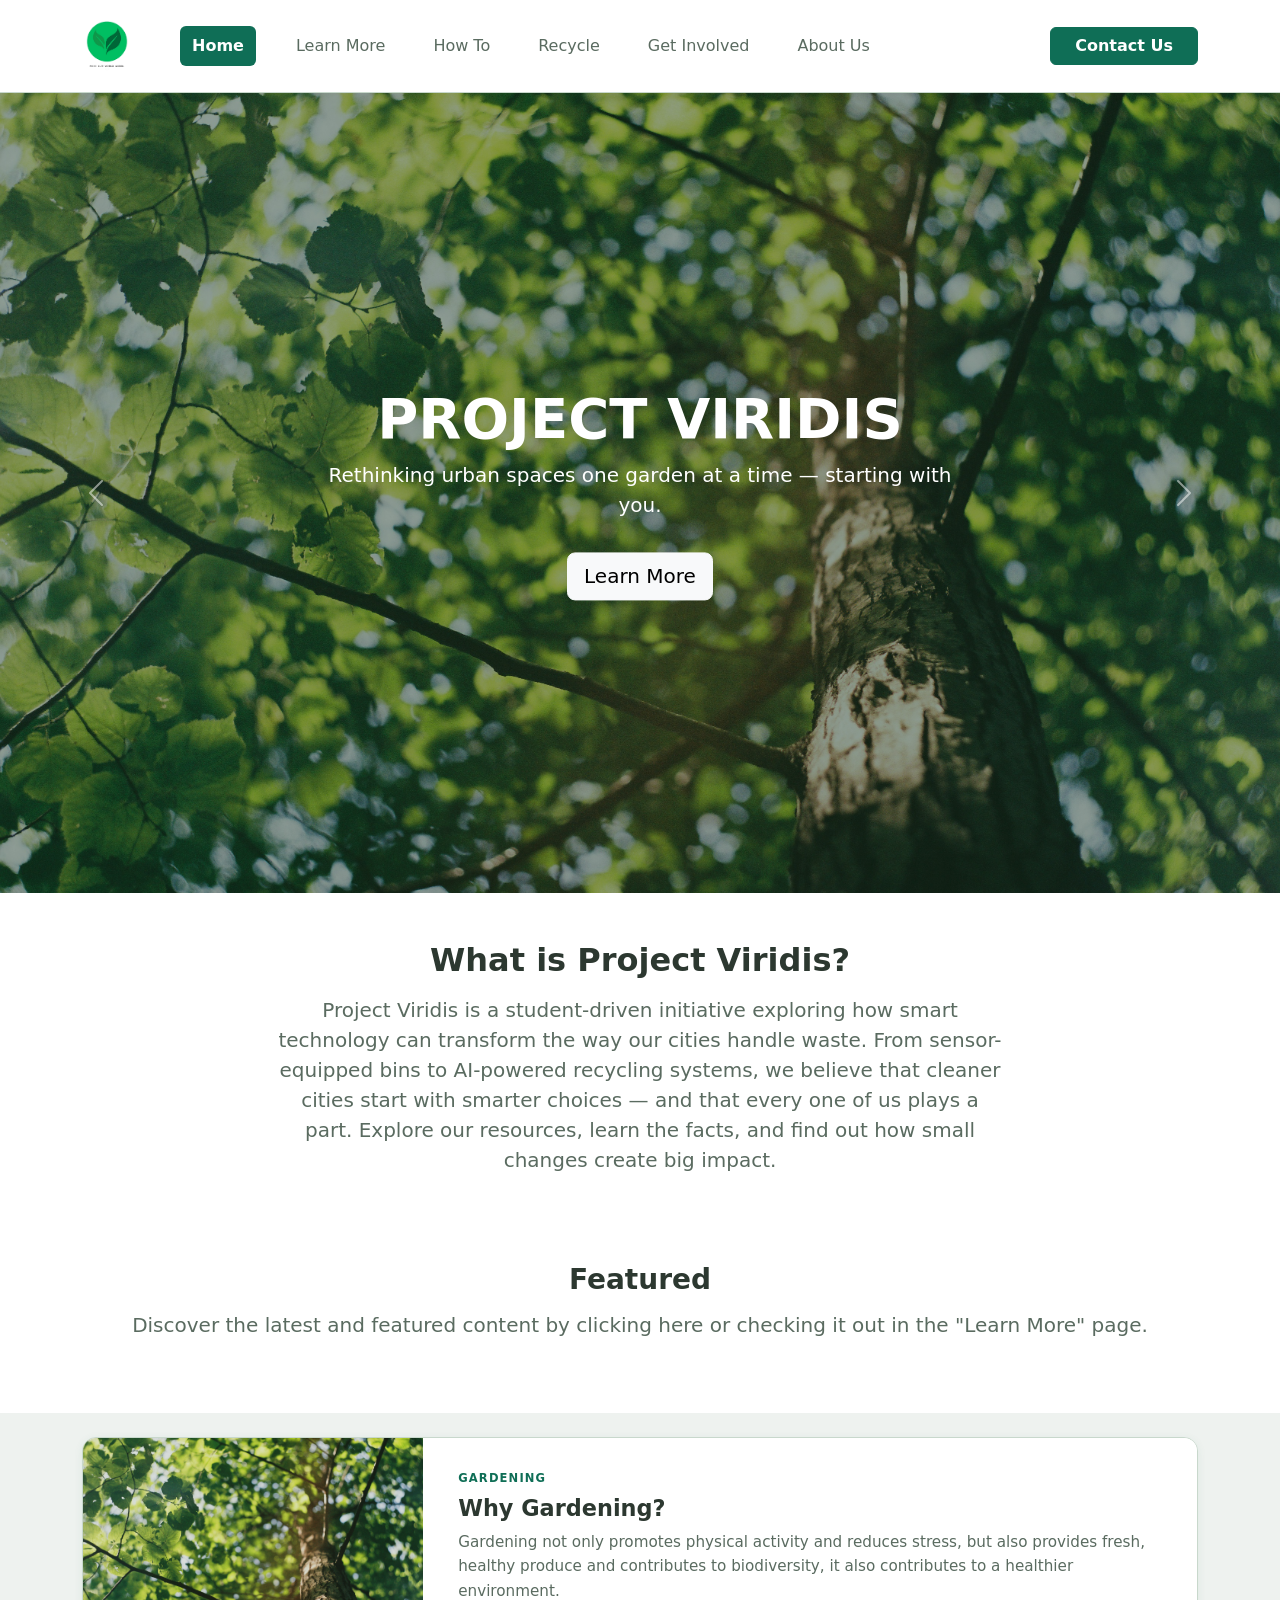
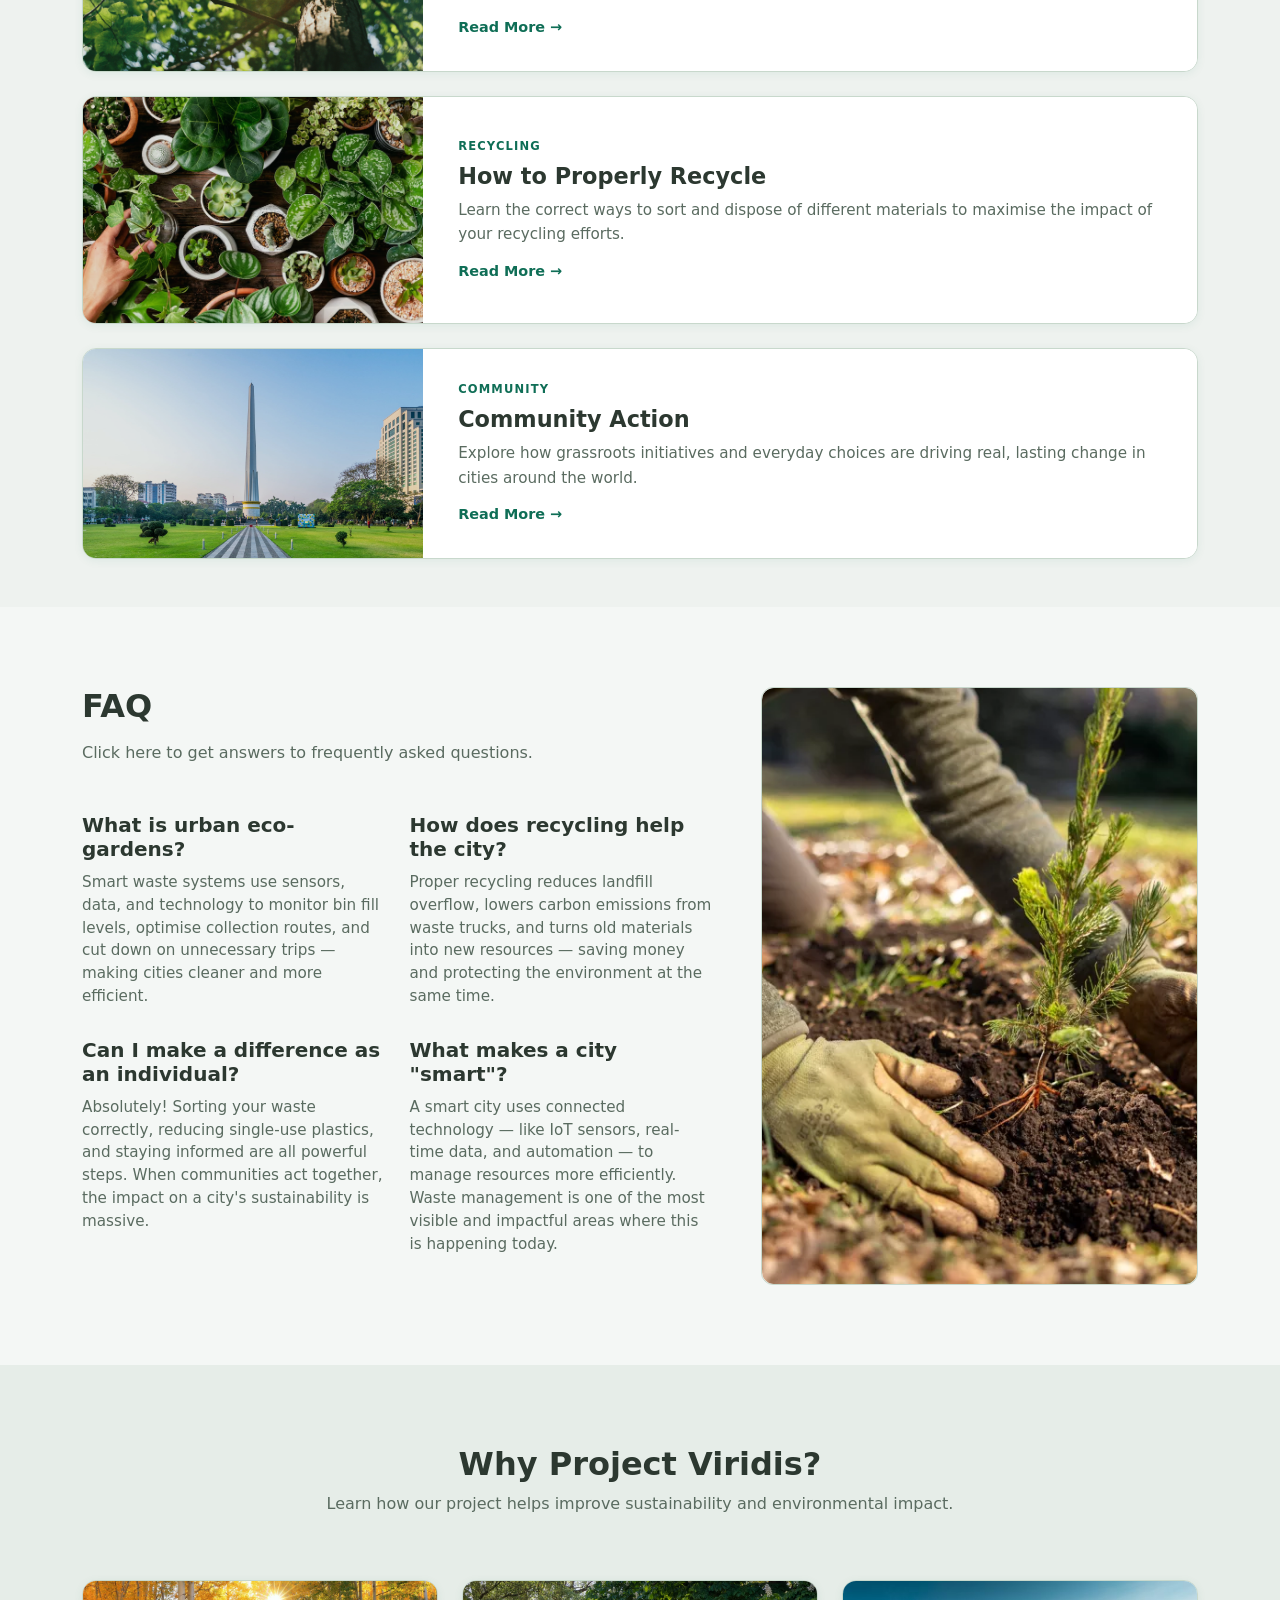
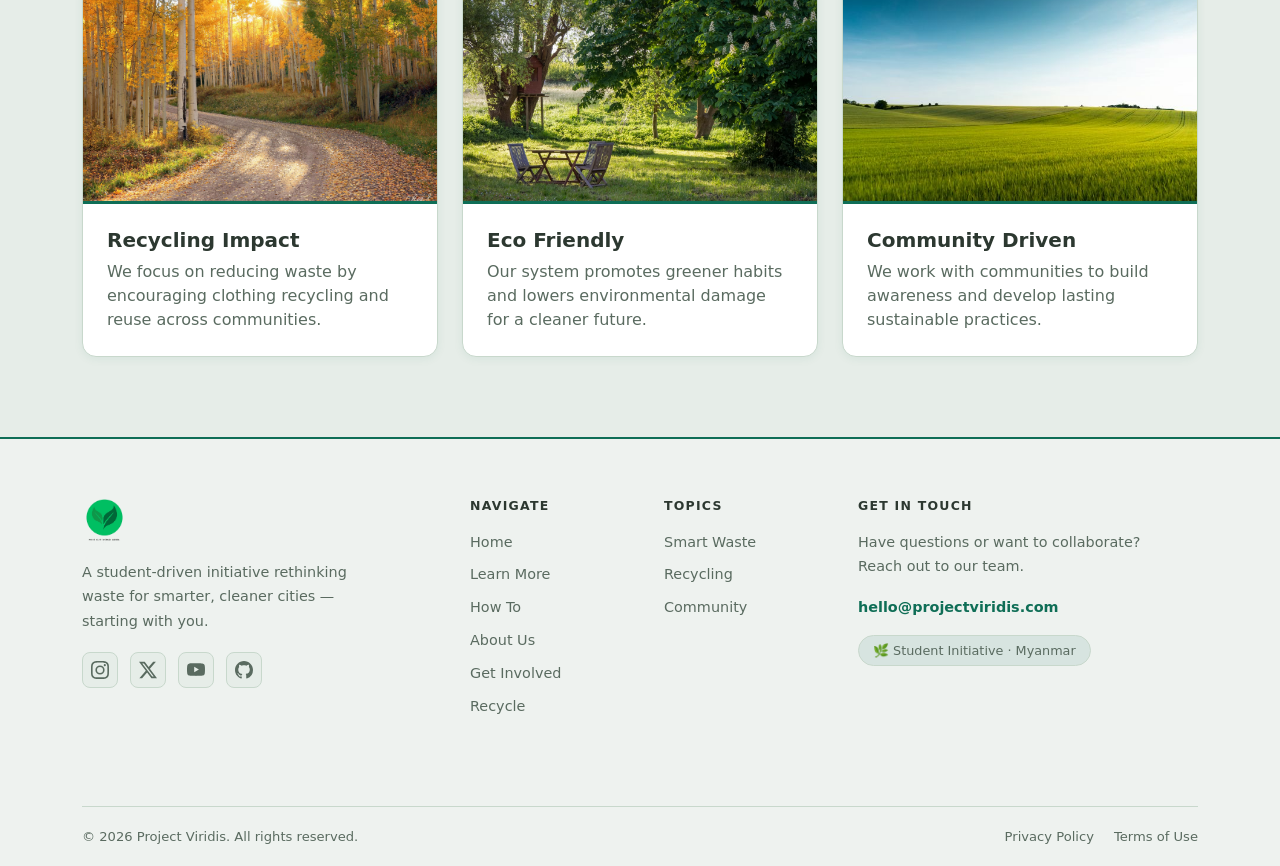
<file: index.html>
<!DOCTYPE html>
<html lang="en">
<head>
    <meta charset="UTF-8">
    <meta name="viewport" content="width=device-width, initial-scale=1.0">
    <title>Landing Page</title>
    <link href="css/bootstrap.min.css" rel="stylesheet">
    <link rel="stylesheet" href="style.css">
</head>
<body>

<nav class="navbar navbar-expand-lg navbar-light bg-white py-3 sticky-top">
  <div class="container">
    <a class="navbar-brand fw-bold" href="#"><img src="Media/logo.png" alt="Logo" class="img-fluid" style="max-height: 50px;"></a>
    <ul class="navbar-nav ms-3">
      <li class="nav-item px-3 active"><a class="nav-link" href="index.html">Home</a></li>
      <li class="nav-item px-3"><a class="nav-link" href="HTML/overview.html">Learn More</a></li>
      <li class="nav-item px-3"><a class="nav-link" href="HTML/calculator.html">How To</a></li>
      <li class="nav-item px-3"><a class="nav-link" href="HTML/recycle.html">Recycle</a></li>
      <li class="nav-item px-3"><a class="nav-link" href="HTML/involve.html">Get Involved</a></li>
      <li class="nav-item px-3"><a class="nav-link" href="HTML/Aboutus.html">About Us</a></li>
    </ul>
    <div class="ms-auto">
      <button class="btn btn-success px-4 fw-bold" data-bs-toggle="modal" data-bs-target="#loginModal">Contact Us</button>
    </div>
  </div>
</nav>

<header class="hero-section position-relative">
  <div id="heroCarousel" class="carousel slide" data-bs-ride="carousel">
    <div class="carousel-inner">
      <div class="carousel-item active">
        <img src="Media/homebanner.jpg" class="d-block w-100 object-fit-cover" style="height: 800px;" alt="">
      </div>
      <div class="carousel-item">
        <img src="Media/Sule_Park_Hero.png" class="d-block w-100 object-fit-cover" style="height: 800px;" alt="">
      </div>
      <div class="carousel-item">
        <img src="Media/homebanner2.png" class="d-block w-100 object-fit-cover" style="height: 800px;" alt="">
      </div>
    </div>
    <button class="carousel-control-prev" type="button" data-bs-target="#heroCarousel" data-bs-slide="prev">
      <span class="carousel-control-prev-icon"></span>
    </button>
    <button class="carousel-control-next" type="button" data-bs-target="#heroCarousel" data-bs-slide="next">
      <span class="carousel-control-next-icon"></span>
    </button>
  </div>
  <div class="hero-overlay text-white text-center">
    <h1 class="fw-bold display-4">PROJECT VIRIDIS</h1>
    <p class="lead">Rethinking urban spaces one garden at a time — starting with you.</p>
    <a class="btn btn-light btn-lg mt-3" href="HTML/overview.html">Learn More</a>

  </div>
</header>

<section class="py-5 bg-white">
  <div class="container text-center" style="max-width: 750px;">
    <h2 class="fw-bold mb-3">What is Project Viridis?</h2>
    <p class="text-muted fs-5">
      Project Viridis is a student-driven initiative exploring how smart technology
      can transform the way our cities handle waste. From sensor-equipped bins to
      AI-powered recycling systems, we believe that cleaner cities start with
      smarter choices — and that every one of us plays a part. Explore our resources,
      learn the facts, and find out how small changes create big impact.
    </p>
  </div>
  <div class="container mt-5">
    <div class="text-center" id="tawtar">
      <h3 class="fw-bold mb-3">Featured</h3>
      <h4 class="text-muted fs-5">Discover the latest and featured content by clicking here or checking it out in the "Learn More" page.</h4>
    </div>
  </div>
</section>

<div class="container mt-4 pb-5">
  <div class="d-flex flex-column gap-4">

    <a href="HTML/overview.html#smart-waste" class="featured-card-link">
      <div class="featured-card-rect">
        <div class="featured-card-rect-img">
          <img src="Media/homebanner.jpg" alt="Smart Waste Systems">
          <div class="featured-card-rect-overlay"></div>
        </div>
        <div class="featured-card-rect-body">
          <p class="featured-tag">Gardening</p>
          <h4 class="featured-rect-title">Why Gardening?</h4>
          <p class="featured-rect-desc">Gardening not only promotes physical activity and reduces stress, but also provides fresh, healthy produce and contributes to biodiversity, it also contributes to a healthier environment.</p>
          <span class="featured-rect-cta">Read More →</span>
        </div>
      </div>
    </a>

    <a href="HTML/overview.html#recycling" class="featured-card-link">
      <div class="featured-card-rect">
        <div class="featured-card-rect-img">
          <img src="Media/homebanner2.png" alt="Recycling Technology">
          <div class="featured-card-rect-overlay"></div>
        </div>
        <div class="featured-card-rect-body">
          <p class="featured-tag">Recycling</p>
          <h4 class="featured-rect-title">How to Properly Recycle</h4>
          <p class="featured-rect-desc">Learn the correct ways to sort and dispose of different materials to maximise the impact of your recycling efforts.</p>
          <span class="featured-rect-cta">Read More →</span>
        </div>
      </div>
    </a>

    <a href="HTML/overview.html#community" class="featured-card-link">
      <div class="featured-card-rect">
        <div class="featured-card-rect-img">
          <img src="Media/Sule_Park_Hero.png" alt="Community Action">
          <div class="featured-card-rect-overlay"></div>
        </div>
        <div class="featured-card-rect-body">
          <p class="featured-tag">Community</p>
          <h4 class="featured-rect-title">Community Action</h4>
          <p class="featured-rect-desc">Explore how grassroots initiatives and everyday choices are driving real, lasting change in cities around the world.</p>
          <span class="featured-rect-cta">Read More →</span>
        </div>
      </div>
    </a>

  </div>
</div>

<section class="faq-section">
  <div class="container">
    <div class="row g-5">
      <div class="col-lg-7">
        <h2 class="fw-bold mb-3">FAQ</h2>
        <p class="text-muted mb-5">Click here to get answers to frequently asked questions.</p>
        <div class="row">
          <div class="col-md-6">
            <h5 class="question-title hover-underline">What is urban eco-gardens?</h5>
            <p class="answer-text">Smart waste systems use sensors, data, and technology to monitor bin fill levels, optimise collection routes, and cut down on unnecessary trips — making cities cleaner and more efficient.</p>
          </div>
          <div class="col-md-6">
            <h5 class="question-title hover-underline">How does recycling help the city?</h5>
            <p class="answer-text">Proper recycling reduces landfill overflow, lowers carbon emissions from waste trucks, and turns old materials into new resources — saving money and protecting the environment at the same time.</p>
          </div>
          <div class="col-md-6">
            <h5 class="question-title hover-underline">Can I make a difference as an individual?</h5>
            <p class="answer-text">Absolutely! Sorting your waste correctly, reducing single-use plastics, and staying informed are all powerful steps. When communities act together, the impact on a city's sustainability is massive.</p>
          </div>
          <div class="col-md-6">
            <h5 class="question-title hover-underline">What makes a city "smart"?</h5>
            <p class="answer-text">A smart city uses connected technology — like IoT sensors, real-time data, and automation — to manage resources more efficiently. Waste management is one of the most visible and impactful areas where this is happening today.</p>
          </div>
        </div>
      </div>
      <div class="col-lg-5">
        <div class="side-image-placeholder">
          <img src="Media/tree.png" alt="Smart waste management illustration">
        </div>
      </div>
    </div>
  </div>
</section>

<section class="info-section">
  <div class="container">
    <div class="row text-center mb-5">
      <div class="col">
        <h2 class="fw-bold">Why Project Viridis?</h2>
        <p class="text-muted">Learn how our project helps improve sustainability and environmental impact.</p>
      </div>
    </div>
    <div class="row g-4">
      <div class="col-md-4">
        <div class="info-card">
          <div class="info-card-img-wrapper">
            <img src="Media/trees.png" alt="Recycling Impact">
          </div>
          <div class="info-card-body">
            <h5 class="fw-bold mb-2">Recycling Impact</h5>
            <p class="text-muted mb-0">We focus on reducing waste by encouraging clothing recycling and reuse across communities.</p>
          </div>
        </div>
      </div>
      <div class="col-md-4">
        <div class="info-card">
          <div class="info-card-img-wrapper">
            <img src="Media/hmuethutafather.png" alt="Eco Friendly">
          </div>
          <div class="info-card-body">
            <h5 class="fw-bold mb-2">Eco Friendly</h5>
            <p class="text-muted mb-0">Our system promotes greener habits and lowers environmental damage for a cleaner future.</p>
          </div>
        </div>
      </div>
      <div class="col-md-4">
        <div class="info-card">
          <div class="info-card-img-wrapper">
            <img src="Media/nature3.png" alt="Community Driven">
          </div>
          <div class="info-card-body">
            <h5 class="fw-bold mb-2">Community Driven</h5>
            <p class="text-muted mb-0">We work with communities to build awareness and develop lasting sustainable practices.</p>
          </div>
        </div>
      </div>
    </div>
  </div>
</section>

<footer class="site-footer">
  <div class="container">
    <div class="row g-5 pb-5">
      <div class="col-lg-4">
        <img src="Media/logo.png" alt="Project Viridis Logo" style="max-height: 45px;" class="mb-3">
        <p class="footer-desc">A student-driven initiative rethinking waste for smarter, cleaner cities — starting with you.</p>
        <div class="footer-socials">
          <a href="https://www.instagram.com/reel/C_dwFAcPNkT/?hl=en" target="_blank" aria-label="Instagram">
            <svg xmlns="http://www.w3.org/2000/svg" width="18" height="18" fill="currentColor" viewBox="0 0 16 16">
              <path d="M8 0C5.829 0 5.556.01 4.703.048 3.85.088 3.269.222 2.76.42a3.9 3.9 0 0 0-1.417.923A3.9 3.9 0 0 0 .42 2.76C.222 3.268.087 3.85.048 4.7.01 5.555 0 5.827 0 8.001c0 2.172.01 2.444.048 3.297.04.852.174 1.433.372 1.942.205.526.478.972.923 1.417.444.445.89.719 1.416.923.51.198 1.09.333 1.942.372C5.555 15.99 5.827 16 8 16s2.444-.01 3.298-.048c.851-.04 1.434-.174 1.943-.372a3.9 3.9 0 0 0 1.416-.923c.445-.445.718-.891.923-1.417.197-.509.332-1.09.372-1.942C15.99 10.445 16 10.173 16 8s-.01-2.445-.048-3.299c-.04-.851-.175-1.433-.372-1.941a3.9 3.9 0 0 0-.923-1.417A3.9 3.9 0 0 0 13.24.42c-.51-.198-1.092-.333-1.943-.372C10.443.01 10.172 0 7.998 0zm.003 1.44c2.136 0 2.389.007 3.232.046.78.035 1.204.166 1.486.275.373.145.64.319.92.599s.453.546.598.92c.11.281.24.705.275 1.485.039.843.047 1.096.047 3.231s-.008 2.389-.047 3.232c-.035.78-.166 1.203-.275 1.485a2.47 2.47 0 0 1-.599.919c-.28.28-.546.453-.92.598-.282.11-.705.24-1.486.275-.843.039-1.096.047-3.232.047s-2.39-.008-3.233-.047c-.78-.035-1.203-.166-1.485-.275a2.47 2.47 0 0 1-.92-.598 2.47 2.47 0 0 1-.598-.92c-.11-.281-.24-.705-.275-1.485-.038-.843-.046-1.096-.046-3.233 0-2.136.008-2.388.046-3.231.036-.78.166-1.204.276-1.486.145-.373.319-.64.598-.92s.546-.453.92-.598c.282-.11.705-.24 1.485-.276.843-.038 1.097-.046 3.233-.046zm0 2.452a4.108 4.108 0 1 0 0 8.216 4.108 4.108 0 0 0 0-8.216zm0 6.775a2.667 2.667 0 1 1 0-5.334 2.667 2.667 0 0 1 0 5.334zm5.23-6.937a.96.96 0 1 1-1.92 0 .96.96 0 0 1 1.92 0z"/>
            </svg>
          </a>
          <a href="https://x.com/rickroll" target="_blank" aria-label="Twitter / X">
            <svg xmlns="http://www.w3.org/2000/svg" width="18" height="18" fill="currentColor" viewBox="0 0 16 16">
              <path d="M12.6.75h2.454l-5.36 6.142L16 15.25h-4.937l-3.867-5.07-4.425 5.07H.316l5.733-6.57L0 .75h5.063l3.495 4.633L12.601.75Zm-.86 13.028h1.36L4.323 2.145H2.865z"/>
            </svg>
          </a>
          <a href="https://www.youtube.com/@JodenWhite" target="_blank" aria-label="YouTube">
            <svg xmlns="http://www.w3.org/2000/svg" width="18" height="18" fill="currentColor" viewBox="0 0 16 16">
              <path d="M8.051 1.999h.089c.822.003 4.987.033 6.11.335a2.01 2.01 0 0 1 1.415 1.42c.101.38.172.883.22 1.402l.01.104.022.26.008.104c.065.914.073 1.77.074 1.957v.075c-.001.194-.01 1.108-.082 2.06l-.008.105-.009.104c-.05.572-.124 1.14-.235 1.558a2.01 2.01 0 0 1-1.415 1.42c-1.16.312-5.569.334-6.18.335h-.142c-.309 0-1.587-.006-2.927-.052l-.17-.006-.087-.004-.171-.007-.171-.007c-1.11-.049-2.167-.128-2.654-.26a2.01 2.01 0 0 1-1.415-1.419c-.111-.417-.185-.986-.235-1.558L.09 9.82l-.008-.104A31 31 0 0 1 0 7.68v-.123c.002-.215.01-.958.064-1.778l.007-.103.003-.052.008-.104.022-.26.01-.104c.048-.519.119-1.023.22-1.402a2.01 2.01 0 0 1 1.415-1.42c.487-.13 1.544-.21 2.654-.26l.17-.007.172-.006.086-.003.171-.007A100 100 0 0 1 7.858 2zM6.4 5.209v4.818l4.157-2.408z"/>
            </svg>
          </a>
          <a href="https://github.com/Daim-Nickel-Penny/rick-roll-url" target="_blank" aria-label="GitHub">
            <svg xmlns="http://www.w3.org/2000/svg" width="18" height="18" fill="currentColor" viewBox="0 0 16 16">
              <path d="M8 0C3.58 0 0 3.58 0 8c0 3.54 2.29 6.53 5.47 7.59.4.07.55-.17.55-.38 0-.19-.01-.82-.01-1.49-2.01.37-2.53-.49-2.69-.94-.09-.23-.48-.94-.82-1.13-.28-.15-.68-.52-.01-.53.63-.01 1.08.58 1.23.82.72 1.21 1.87.87 2.33.66.07-.52.28-.87.51-1.07-1.78-.2-3.64-.89-3.64-3.95 0-.87.31-1.59.82-2.15-.08-.2-.36-1.02.08-2.12 0 0 .67-.21 2.2.82.64-.18 1.32-.27 2-.27s1.36.09 2 .27c1.53-1.04 2.2-.82 2.2-.82.44 1.1.16 1.92.08 2.12.51.56.82 1.27.82 2.15 0 3.07-1.87 3.75-3.65 3.95.29.25.54.73.54 1.48 0 1.07-.01 1.93-.01 2.2 0 .21.15.46.55.38A8.01 8.01 0 0 0 16 8c0-4.42-3.58-8-8-8"/>
            </svg>
          </a>
        </div>
      </div>
      <div class="col-6 col-lg-2">
        <h6 class="footer-heading">Navigate</h6>
        <ul class="footer-links">
          <li><a href="index.html">Home</a></li>
          <li><a href="HTML/overview.html">Learn More</a></li>
          <li><a href="HTML/calculator.html">How To</a></li>
          <li><a href="HTML/Aboutus.html">About Us</a></li>
          <li><a href="HTML/involve.html">Get Involved</a></li>
          <li><a href="HTML/recycle.html">Recycle</a></li>
        </ul>
      </div>
      <div class="col-6 col-lg-2">
        <h6 class="footer-heading">Topics</h6>
        <ul class="footer-links">
          <li><a href="HTML/overview.html#smart-waste">Smart Waste</a></li>
          <li><a href="HTML/overview.html#recycling">Recycling</a></li>
          <li><a href="HTML/overview.html#community">Community</a></li>
        </ul>
      </div>
      <div class="col-lg-4">
        <h6 class="footer-heading">Get In Touch</h6>
        <p class="footer-desc mb-3">Have questions or want to collaborate? Reach out to our team.</p>
        <a href="mailto:hello@projectviridis.com" class="footer-email">hello@projectviridis.com</a>
        <div class="footer-badge mt-3">
          <span>🌿 Student Initiative · Myanmar</span>
        </div>
      </div>
    </div>
    <div class="footer-bottom">
      <p class="mb-0">&copy; 2026 Project Viridis. All rights reserved.</p>
      <div class="footer-bottom-links">
        <a href="#">Privacy Policy</a>
        <a href="#">Terms of Use</a>
      </div>
    </div>
  </div>
</footer>

<script src="js/bootstrap.bundle.min.js"></script>
<script>
  document.getElementById('loginModal').addEventListener('hidden.bs.modal', function () {
    this.querySelectorAll('input, textarea').forEach(el => el.value = '');
  })
</script>

<!-- Contact Us Modal -->
<div class="modal fade" id="loginModal" tabindex="-1">
  <div class="modal-dialog modal-dialog-centered modal-lg">
    <div class="modal-content border border-success">
      <div class="modal-header border-success">
        <div>
          <h5 class="modal-title text-success mb-0">Contact Us</h5>
          <p class="text-muted small mb-0">We'd love to hear from you!</p>
        </div>
        <button type="button" class="btn-close" data-bs-dismiss="modal"></button>
      </div>
      <div class="modal-body">
        <div class="mb-3">
          <label class="form-label small fw-semibold text-muted">Full Name <span class="text-danger">*</span></label>
          <input type="text" class="form-control" placeholder="e.g. John Doe">
        </div>
        <div class="mb-3">
          <label class="form-label small fw-semibold text-muted">Email Address <span class="text-danger">*</span></label>
          <input type="email" class="form-control" placeholder="e.g. Johnshedrick@gmail.com">
        </div>
        <div class="mb-3">
          <label class="form-label small fw-semibold text-muted">Phone Number <span class="text-muted">(optional)</span></label>
          <input type="tel" class="form-control" placeholder="e.g. +09 420 696 767">
        </div>
        <div class="mb-3">
          <label class="form-label small fw-semibold text-muted">Message <span class="text-danger">*</span></label>
          <textarea class="form-control" rows="4" placeholder="Tell us what's on your mind..."></textarea>
        </div>
        <button class="btn btn-success w-100 fw-bold mb-2">Send Message</button>
        <p class="small text-center text-muted mb-0">We'll get back to you within 1–2 business days.</p>
        <p class="small text-center text-muted mb-0">You can also contact us through our phone number which you can find by clicking <a href="tel:+65 67773777">here</a>.</p>
        <p class="small text-center text-muted mb-0">You can also come directly to our address which you can access by clicking here <a href="https://www.google.com/maps/place/Insein+Prison/@16.8932459,96.0948681,1088m/data=!3m2!1e3!4b1!4m6!3m5!1s0x30c195c79464114b:0x2a97529f86b4705c!8m2!3d16.8932408!4d96.097443!16s%2Fm%2F03c6r8c?entry=ttu&g_ep=EgoyMDI2MDUxMy4wIKXMDSoASAFQAw%3D%3D">here</a>.</p>
      </div>
    </div>
  </div>
</div>

</body>
</html>
</file>
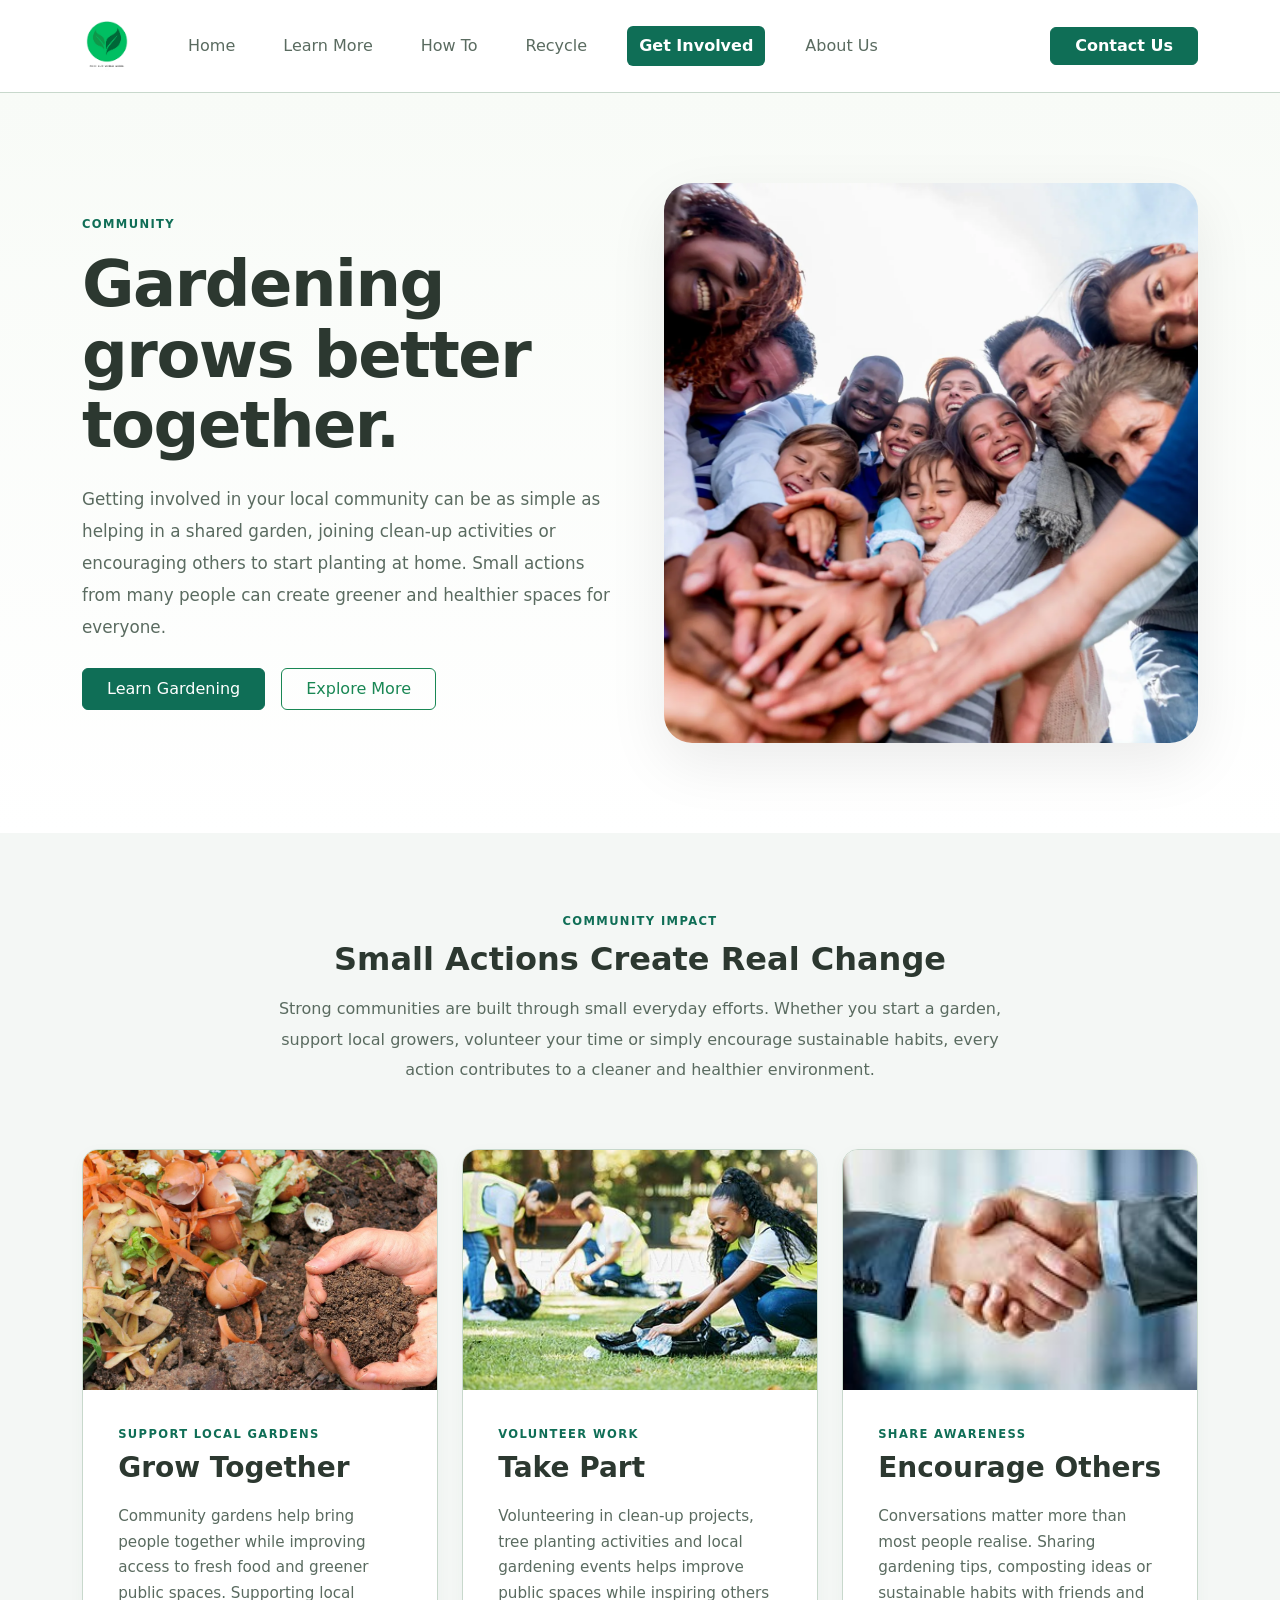
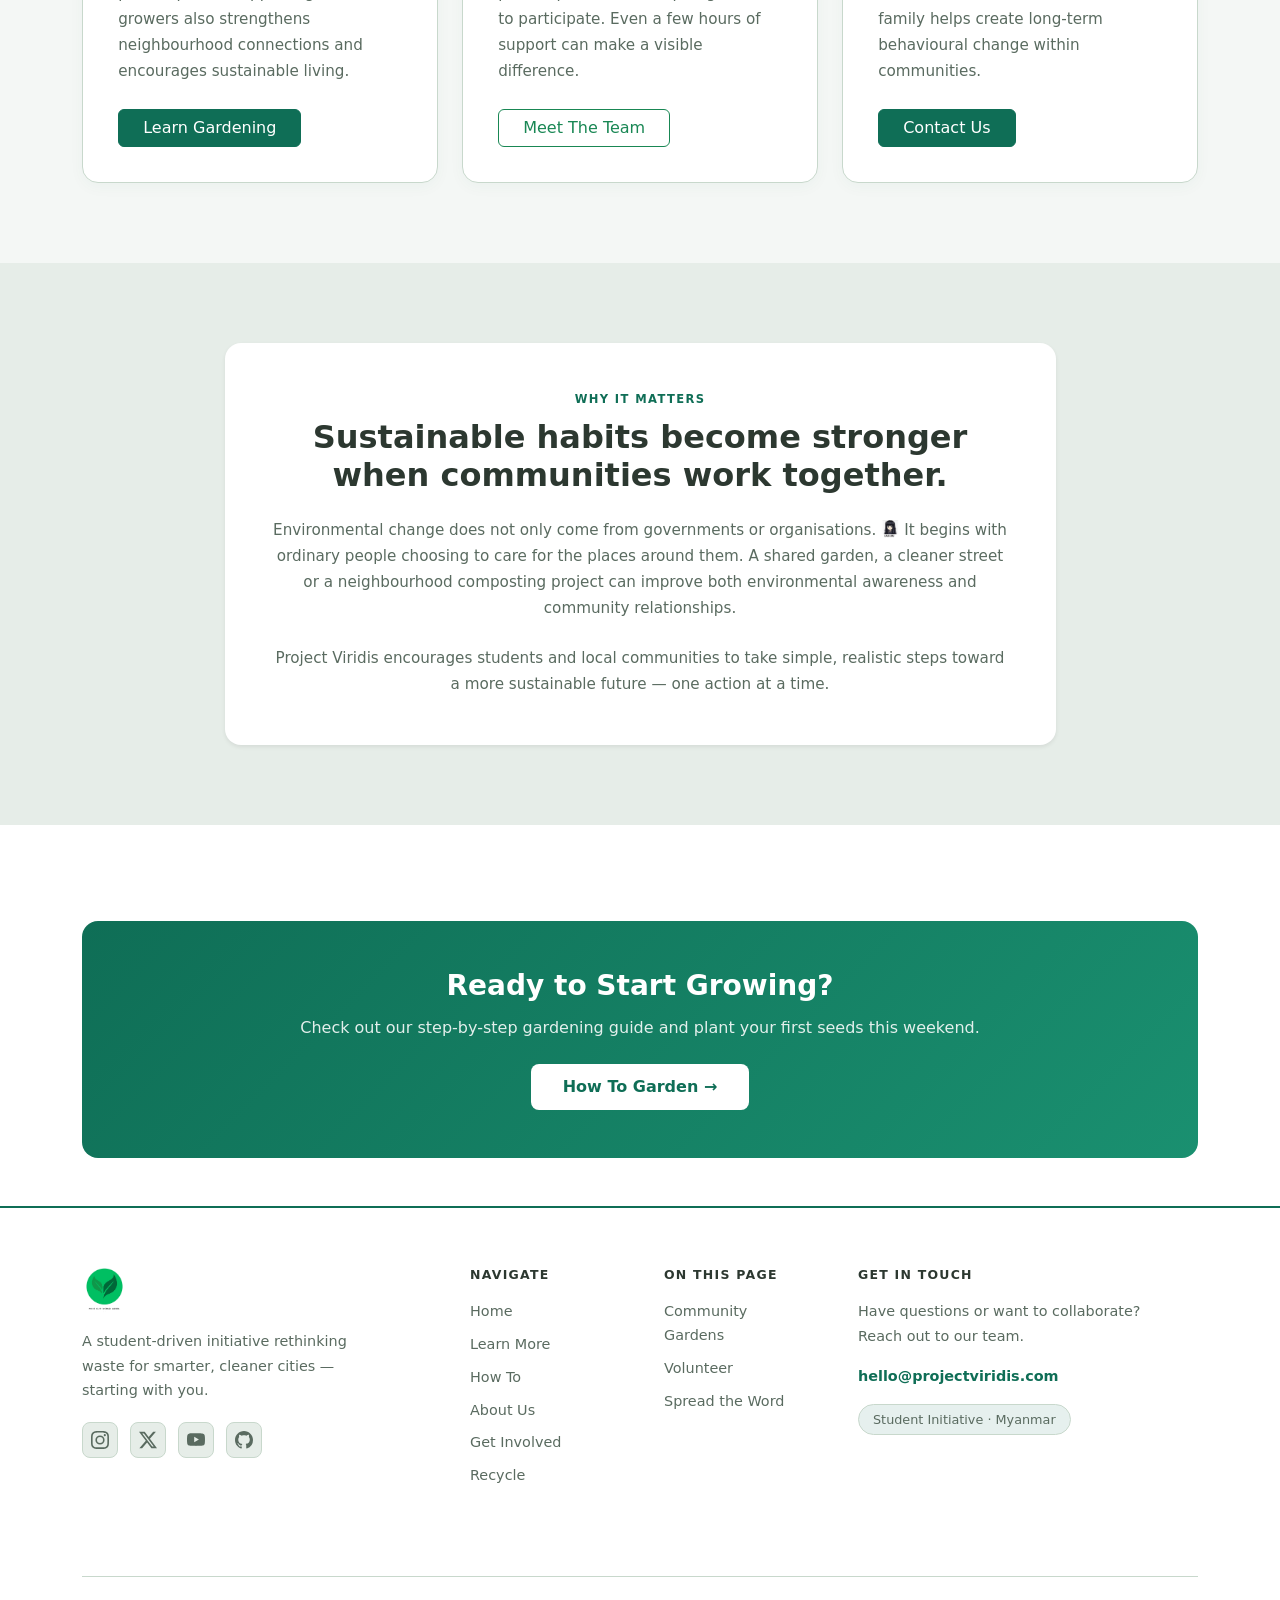
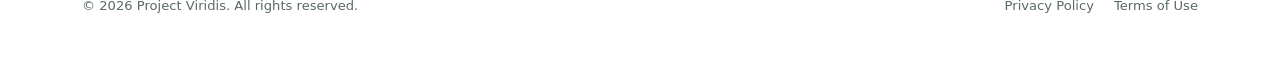
<file: HTML/involve.html>
<!DOCTYPE html>
<html lang="en">
<head>
  <meta charset="UTF-8">
  <meta name="viewport" content="width=device-width, initial-scale=1.0">
  <title>Get Involved — Project Viridis</title>
  <link rel="shortcut icon" href="../Media/logo.png" type="image/x-icon">
  <link href="../css/bootstrap.min.css" rel="stylesheet">
  <link rel="stylesheet" href="../style.css">
</head>
<body>

<nav class="navbar navbar-expand-lg navbar-light bg-white py-3 sticky-top">
  <div class="container">
    <a class="navbar-brand fw-bold" href="../index.html">
      <img src="../Media/logo.png" alt="Logo" class="img-fluid" style="max-height: 50px;">
    </a>
    <ul class="navbar-nav ms-3">
      <li class="nav-item px-3"><a class="nav-link" href="../index.html">Home</a></li>
      <li class="nav-item px-3"><a class="nav-link" href="overview.html">Learn More</a></li>
      <li class="nav-item px-3"><a class="nav-link" href="calculator.html">How To</a></li>
      <li class="nav-item px-3"><a class="nav-link" href="recycle.html">Recycle</a></li>
      <li class="nav-item px-3 active"><a class="nav-link" href="involve.html">Get Involved</a></li>
      <li class="nav-item px-3"><a class="nav-link" href="Aboutus.html">About Us</a></li>
    </ul>
    <div class="ms-auto">
      <button class="btn btn-success px-4 fw-bold" data-bs-toggle="modal" data-bs-target="#loginModal">Contact Us</button>
    </div>
  </div>
</nav>

<!-- CLEAN COMMUNITY HERO -->
<section class="community-clean-hero">
  <div class="container">

    <div class="row align-items-center g-5">

      <div class="col-lg-6">

        <p class="section-label mb-3">Community</p>

        <h1 class="community-clean-title">
          Gardening grows better together.
        </h1>

        <p class="community-clean-text">
          Getting involved in your local community can be as simple as helping in a shared garden,
          joining clean-up activities or encouraging others to start planting at home.
          Small actions from many people can create greener and healthier spaces for everyone.
        </p>

        <div class="d-flex gap-3 flex-wrap mt-4">
          <a href="calculator.html" class="btn btn-success px-4 py-2">
            Learn Gardening
          </a>

          <a href="#community-section" class="btn btn-outline-success px-4 py-2">
            Explore More
          </a>
        </div>

      </div>

      <div class="col-lg-6">

        <img src="../Media/community2.png"
             alt="Community gardening"
             class="img-fluid community-clean-image">

      </div>

    </div>

  </div>
</section>

<!-- SECTION 1: Community Gardens — image right -->
<!-- COMMUNITY INTRO -->
<section class="section" id="community-section">
  <div class="container">
    <div class="row justify-content-center text-center mb-5">
      <div class="col-lg-8">
        <p class="section-label-ov">Community Impact</p>
        <h2 class="fw-bold mb-3">Small Actions Create Real Change</h2>
        <p class="text-muted" style="line-height:1.9;">
          Strong communities are built through small everyday efforts. Whether you start a garden,
          support local growers, volunteer your time or simply encourage sustainable habits,
          every action contributes to a cleaner and healthier environment.
        </p>
      </div>
    </div>

    <div class="row g-4">
      <div class="col-lg-4">
        <div class="fancy-info-card h-100">
          <img src="../Media/compost.png" class="w-100" style="height:240px; object-fit:cover;" alt="">
          
          <div class="fancy-card-body">
            <p class="fancy-card-label">Support Local Gardens</p>
            <h4 class="fancy-card-title fs-3">Grow Together</h4>

            <p class="fancy-card-text">
              Community gardens help bring people together while improving access to fresh food
              and greener public spaces. Supporting local growers also strengthens neighbourhood
              connections and encourages sustainable living.
            </p>

            <a href="calculator.html" class="btn btn-success mt-4 px-4">
              Learn Gardening
            </a>
          </div>
        </div>
      </div>

      <div class="col-lg-4">
        <div class="fancy-info-card h-100">
          <img src="../Media/blackpeoplerecycle.png" class="w-100" style="height:240px; object-fit:cover;" alt="">
          
          <div class="fancy-card-body">
            <p class="fancy-card-label">Volunteer Work</p>
            <h4 class="fancy-card-title fs-3">Take Part</h4>

            <p class="fancy-card-text">
              Volunteering in clean-up projects, tree planting activities and local gardening
              events helps improve public spaces while inspiring others to participate.
              Even a few hours of support can make a visible difference.
            </p>

            <a href="Aboutus.html" class="btn btn-outline-success mt-4 px-4">
              Meet The Team
            </a>
          </div>
        </div>
      </div>

      <div class="col-lg-4">
        <div class="fancy-info-card h-100">
          <img src="../Media/handshake.png" class="w-100" style="height:240px; object-fit:cover;" alt="">
          
          <div class="fancy-card-body">
            <p class="fancy-card-label">Share Awareness</p>
            <h4 class="fancy-card-title fs-3">Encourage Others</h4>

            <p class="fancy-card-text">
              Conversations matter more than most people realise. Sharing gardening tips,
              composting ideas or sustainable habits with friends and family helps create
              long-term behavioural change within communities.
            </p>

            <button class="btn btn-success mt-4 px-4"
              data-bs-toggle="modal"
              data-bs-target="#loginModal">
              Contact Us
            </button>
          </div>
        </div>
      </div>
    </div>
  </div>
</section>

<!-- SIMPLE TEXT SECTION -->
<section class="section" style="background-color: var(--eco-surface-2);">
  <div class="container">
    <div class="row justify-content-center">
      <div class="col-lg-9">
        <div class="fancy-info-card border-0 shadow-sm">
          <div class="fancy-card-body text-center p-5">

            <p class="section-label-ov">Why It Matters</p>

            <h2 class="fw-bold mb-4">
              Sustainable habits become stronger when communities work together.
            </h2>

            <p class="fancy-card-text mb-4">
              Environmental change does not only come from governments or organisations.
                <img src="../Media/labubu.png" class="inline-icon" alt="labubu icon">
              It begins with ordinary people choosing to care for the places around them.
              A shared garden, a cleaner street or a neighbourhood composting project can
              improve both environmental awareness and community relationships.
            </p>

            <p class="fancy-card-text">
              Project Viridis encourages students and local communities to take simple,
              realistic steps toward a more sustainable future — one action at a time.
            </p>

          </div>
        </div>
      </div>
    </div>
  </div>
</section>

<section class="py-5 bg-white">
<section class="py-5 bg-white">
  <div class="container">
    <div class="cta-banner">
      <h3>Ready to Start Growing?</h3>
      <p>Check out our step-by-step gardening guide and plant your first seeds this weekend.</p>
      <a href="calculator.html" class="btn-cta-light">How To Garden →</a>
    </div>
  </div>
</section>

<!-- FOOTER -->
<footer class="site-footer">
  <div class="container">
    <div class="row g-5 pb-5">
      <div class="col-lg-4">
        <img src="../Media/logo.png" alt="Project Viridis Logo" style="max-height: 45px;" class="mb-3">
        <p class="footer-desc">A student-driven initiative rethinking waste for smarter, cleaner cities — starting with you.</p>
        <div class="footer-socials">
          <a href="https://www.instagram.com/reel/C_dwFAcPNkT/?hl=en" target="_blank" aria-label="Instagram">
            <svg xmlns="http://www.w3.org/2000/svg" width="18" height="18" fill="currentColor" viewBox="0 0 16 16">
              <path d="M8 0C5.829 0 5.556.01 4.703.048 3.85.088 3.269.222 2.76.42a3.9 3.9 0 0 0-1.417.923A3.9 3.9 0 0 0 .42 2.76C.222 3.268.087 3.85.048 4.7.01 5.555 0 5.827 0 8.001c0 2.172.01 2.444.048 3.297.04.852.174 1.433.372 1.942.205.526.478.972.923 1.417.444.445.89.719 1.416.923.51.198 1.09.333 1.942.372C5.555 15.99 5.827 16 8 16s2.444-.01 3.298-.048c.851-.04 1.434-.174 1.943-.372a3.9 3.9 0 0 0 1.416-.923c.445-.445.718-.891.923-1.417.197-.509.332-1.09.372-1.942C15.99 10.445 16 10.173 16 8s-.01-2.445-.048-3.299c-.04-.851-.175-1.433-.372-1.941a3.9 3.9 0 0 0-.923-1.417A3.9 3.9 0 0 0 13.24.42c-.51-.198-1.092-.333-1.943-.372C10.443.01 10.172 0 7.998 0zm.003 1.44c2.136 0 2.389.007 3.232.046.78.035 1.204.166 1.486.275.373.145.64.319.92.599s.453.546.598.92c.11.281.24.705.275 1.485.039.843.047 1.096.047 3.231s-.008 2.389-.047 3.232c-.035.78-.166 1.203-.275 1.485a2.47 2.47 0 0 1-.599.919c-.28.28-.546.453-.92.598-.282.11-.705.24-1.486.275-.843.039-1.096.047-3.232.047s-2.39-.008-3.233-.047c-.78-.035-1.203-.166-1.485-.275a2.47 2.47 0 0 1-.92-.598 2.47 2.47 0 0 1-.598-.92c-.11-.281-.24-.705-.275-1.485-.038-.843-.046-1.096-.046-3.233 0-2.136.008-2.388.046-3.231.036-.78.166-1.204.276-1.486.145-.373.319-.64.598-.92s.546-.453.92-.598c.282-.11.705-.24 1.485-.276.843-.038 1.097-.046 3.233-.046zm0 2.452a4.108 4.108 0 1 0 0 8.216 4.108 4.108 0 0 0 0-8.216zm0 6.775a2.667 2.667 0 1 1 0-5.334 2.667 2.667 0 0 1 0 5.334zm5.23-6.937a.96.96 0 1 1-1.92 0 .96.96 0 0 1 1.92 0z"/>
            </svg>
          </a>
          <a href="https://x.com/rickroll" target="_blank" aria-label="Twitter / X">
            <svg xmlns="http://www.w3.org/2000/svg" width="18" height="18" fill="currentColor" viewBox="0 0 16 16">
              <path d="M12.6.75h2.454l-5.36 6.142L16 15.25h-4.937l-3.867-5.07-4.425 5.07H.316l5.733-6.57L0 .75h5.063l3.495 4.633L12.601.75Zm-.86 13.028h1.36L4.323 2.145H2.865z"/>
            </svg>
          </a>
          <a href="https://www.youtube.com/@JodenWhite" target="_blank" aria-label="YouTube">
            <svg xmlns="http://www.w3.org/2000/svg" width="18" height="18" fill="currentColor" viewBox="0 0 16 16">
              <path d="M8.051 1.999h.089c.822.003 4.987.033 6.11.335a2.01 2.01 0 0 1 1.415 1.42c.101.38.172.883.22 1.402l.01.104.022.26.008.104c.065.914.073 1.77.074 1.957v.075c-.001.194-.01 1.108-.082 2.06l-.008.105-.009.104c-.05.572-.124 1.14-.235 1.558a2.01 2.01 0 0 1-1.415 1.42c-1.16.312-5.569.334-6.18.335h-.142c-.309 0-1.587-.006-2.927-.052l-.17-.006-.087-.004-.171-.007-.171-.007c-1.11-.049-2.167-.128-2.654-.26a2.01 2.01 0 0 1-1.415-1.419c-.111-.417-.185-.986-.235-1.558L.09 9.82l-.008-.104A31 31 0 0 1 0 7.68v-.123c.002-.215.01-.958.064-1.778l.007-.103.003-.052.008-.104.022-.26.01-.104c.048-.519.119-1.023.22-1.402a2.01 2.01 0 0 1 1.415-1.42c.487-.13 1.544-.21 2.654-.26l.17-.007.172-.006.086-.003.171-.007A100 100 0 0 1 7.858 2zM6.4 5.209v4.818l4.157-2.408z"/>
            </svg>
          </a>
          <a href="https://github.com/Daim-Nickel-Penny/rick-roll-url" target="_blank" aria-label="GitHub">
            <svg xmlns="http://www.w3.org/2000/svg" width="18" height="18" fill="currentColor" viewBox="0 0 16 16">
              <path d="M8 0C3.58 0 0 3.58 0 8c0 3.54 2.29 6.53 5.47 7.59.4.07.55-.17.55-.38 0-.19-.01-.82-.01-1.49-2.01.37-2.53-.49-2.69-.94-.09-.23-.48-.94-.82-1.13-.28-.15-.68-.52-.01-.53.63-.01 1.08.58 1.23.82.72 1.21 1.87.87 2.33.66.07-.52.28-.87.51-1.07-1.78-.2-3.64-.89-3.64-3.95 0-.87.31-1.59.82-2.15-.08-.2-.36-1.02.08-2.12 0 0 .67-.21 2.2.82.64-.18 1.32-.27 2-.27s1.36.09 2 .27c1.53-1.04 2.2-.82 2.2-.82.44 1.1.16 1.92.08 2.12.51.56.82 1.27.82 2.15 0 3.07-1.87 3.75-3.65 3.95.29.25.54.73.54 1.48 0 1.07-.01 1.93-.01 2.2 0 .21.15.46.55.38A8.01 8.01 0 0 0 16 8c0-4.42-3.58-8-8-8"/>
            </svg>
          </a>
        </div>
      </div>
      <div class="col-6 col-lg-2">
        <h6 class="footer-heading">Navigate</h6>
        <ul class="footer-links">
          <li><a href="../index.html">Home</a></li>
          <li><a href="overview.html">Learn More</a></li>
          <li><a href="calculator.html">How To</a></li>
          <li><a href="Aboutus.html">About Us</a></li>
          <li><a href="involve.html">Get Involved</a></li>
          <li><a href="recycle.html">Recycle</a></li>
        </ul>
      </div>
      <div class="col-6 col-lg-2">
        <h6 class="footer-heading">On This Page</h6>
        <ul class="footer-links">
          <li><a href="#">Community Gardens</a></li>
          <li><a href="#">Volunteer</a></li>
          <li><a href="#">Spread the Word</a></li>
        </ul>
      </div>
      <div class="col-lg-4">
        <h6 class="footer-heading">Get In Touch</h6>
        <p class="footer-desc mb-3">Have questions or want to collaborate? Reach out to our team.</p>
        <a href="mailto:hello@projectviridis.com" class="footer-email">hello@projectviridis.com</a>
        <div class="footer-badge mt-3">
          <span>Student Initiative · Myanmar</span>
        </div>
      </div>
    </div>
    <div class="footer-bottom">
      <p class="mb-0">&copy; 2026 Project Viridis. All rights reserved.</p>
      <div class="footer-bottom-links">
        <a href="#">Privacy Policy</a>
        <a href="#">Terms of Use</a>
      </div>
    </div>
  </div>
</footer>

<script src="../js/bootstrap.bundle.min.js"></script>
<script>
  document.getElementById('loginModal').addEventListener('hidden.bs.modal', function () {
    this.querySelectorAll('input, textarea').forEach(el => el.value = '');
  })
</script>

<!-- Contact Us Modal -->
<div class="modal fade" id="loginModal" tabindex="-1">
  <div class="modal-dialog modal-dialog-centered modal-lg">
    <div class="modal-content border border-success">
      <div class="modal-header border-success">
        <div>
          <h5 class="modal-title text-success mb-0">Contact Us</h5>
          <p class="text-muted small mb-0">We'd love to hear from you!</p>
        </div>
        <button type="button" class="btn-close" data-bs-dismiss="modal"></button>
      </div>
      <div class="modal-body">
        <div class="mb-3">
          <label class="form-label small fw-semibold text-muted">Full Name <span class="text-danger">*</span></label>
          <input type="text" class="form-control" placeholder="e.g. John Tan">
        </div>
        <div class="mb-3">
          <label class="form-label small fw-semibold text-muted">Email Address <span class="text-danger">*</span></label>
          <input type="email" class="form-control" placeholder="e.g. john@email.com">
        </div>
        <div class="mb-3">
          <label class="form-label small fw-semibold text-muted">Phone Number <span class="text-muted">(optional)</span></label>
          <input type="tel" class="form-control" placeholder="e.g. +65 9123 4567">
        </div>
        <div class="mb-3">
          <label class="form-label small fw-semibold text-muted">Message <span class="text-danger">*</span></label>
          <textarea class="form-control" rows="4" placeholder="Tell us what's on your mind..."></textarea>
        </div>
        <button class="btn btn-success w-100 fw-bold mb-2">Send Message</button>
        <p class="small text-center text-muted mb-0">We'll get back to you within 1–2 business days.</p>
        <p class="small text-center text-muted mb-0">You can also contact us through our phone number which you can find by clicking <a href="tel:+65 67773777">here</a>.</p>
        <p class="small text-center text-muted mb-0">You can also come directly to our address which you can access by clicking here <a href="https://www.google.com/maps/place/Insein+Prison/@16.8932459,96.0948681,1088m/data=!3m2!1e3!4b1!4m6!3m5!1s0x30c195c79464114b:0x2a97529f86b4705c!8m2!3d16.8932408!4d96.097443!16s%2Fm%2F03c6r8c?entry=ttu&g_ep=EgoyMDI2MDUxMy4wIKXMDSoASAFQAw%3D%3D">here</a>.</p>
      </div>
    </div>
  </div>
</div>

</body>
</html>
</file>
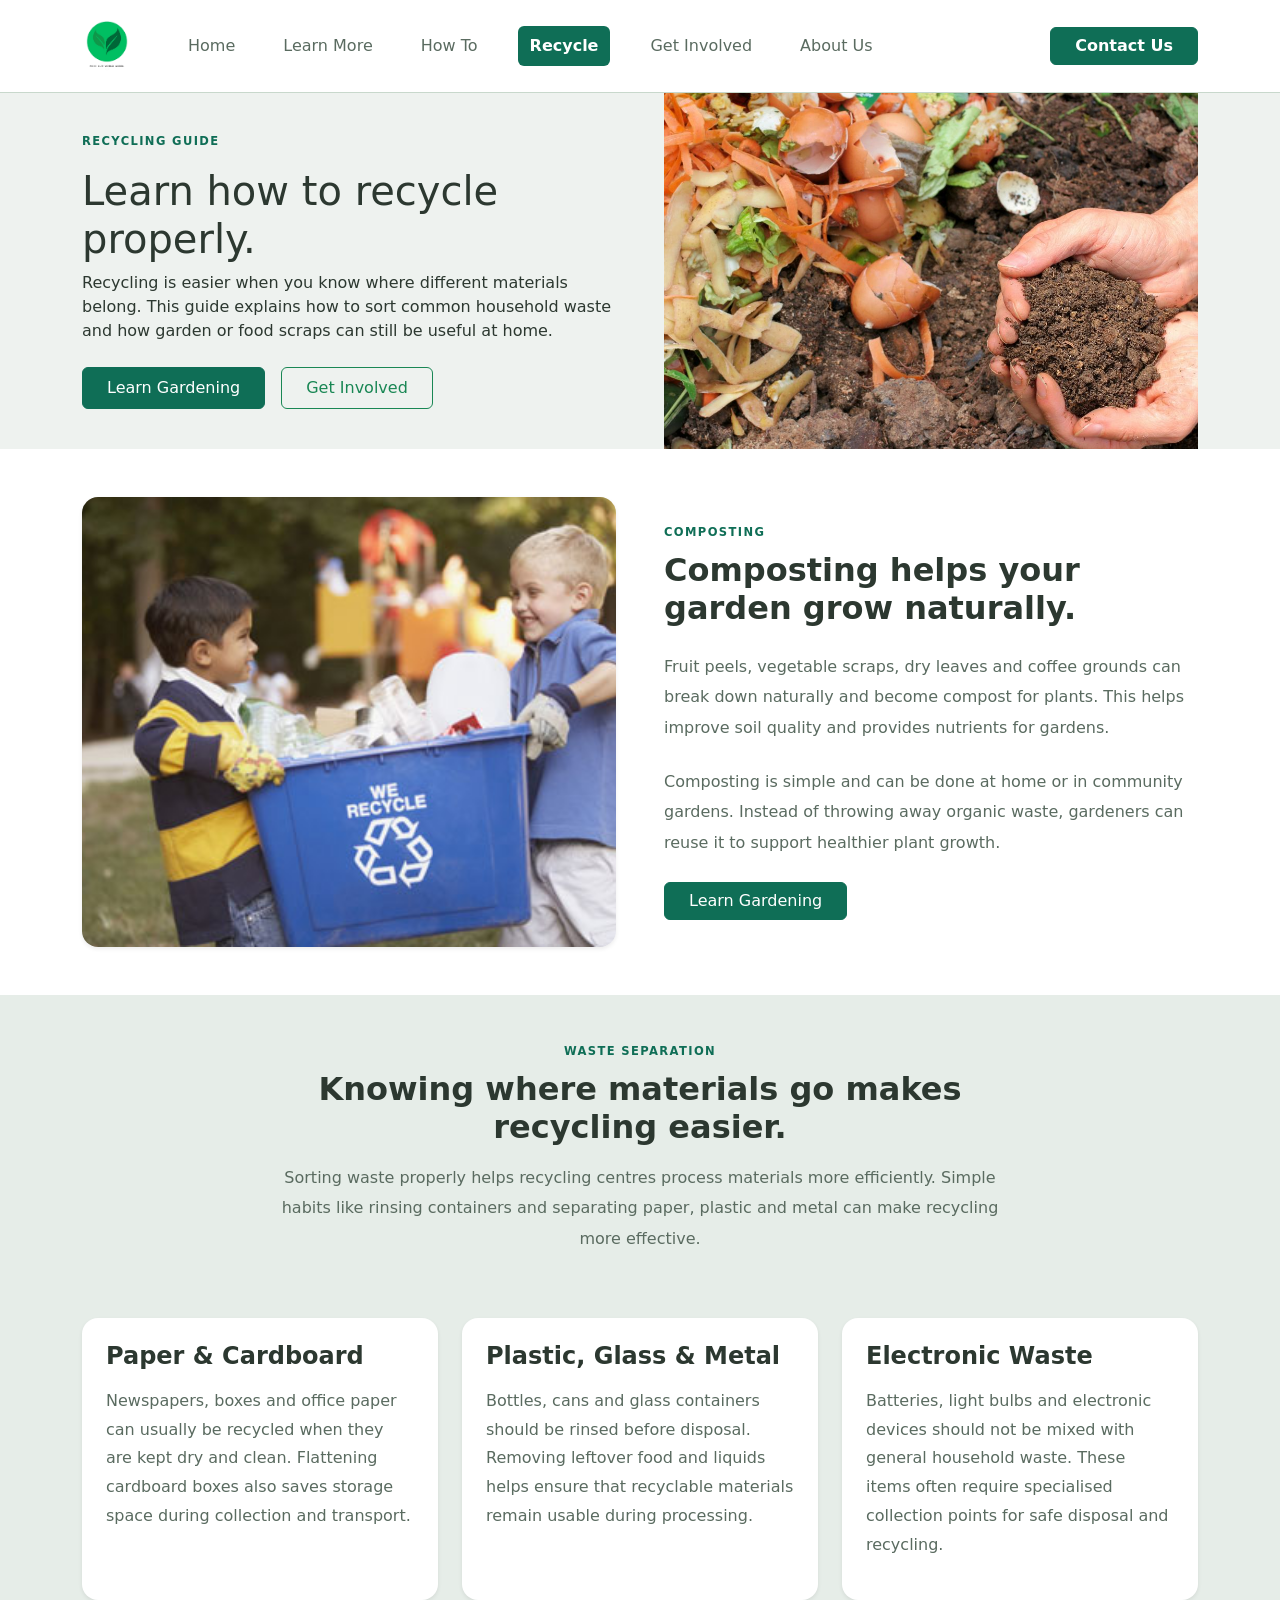
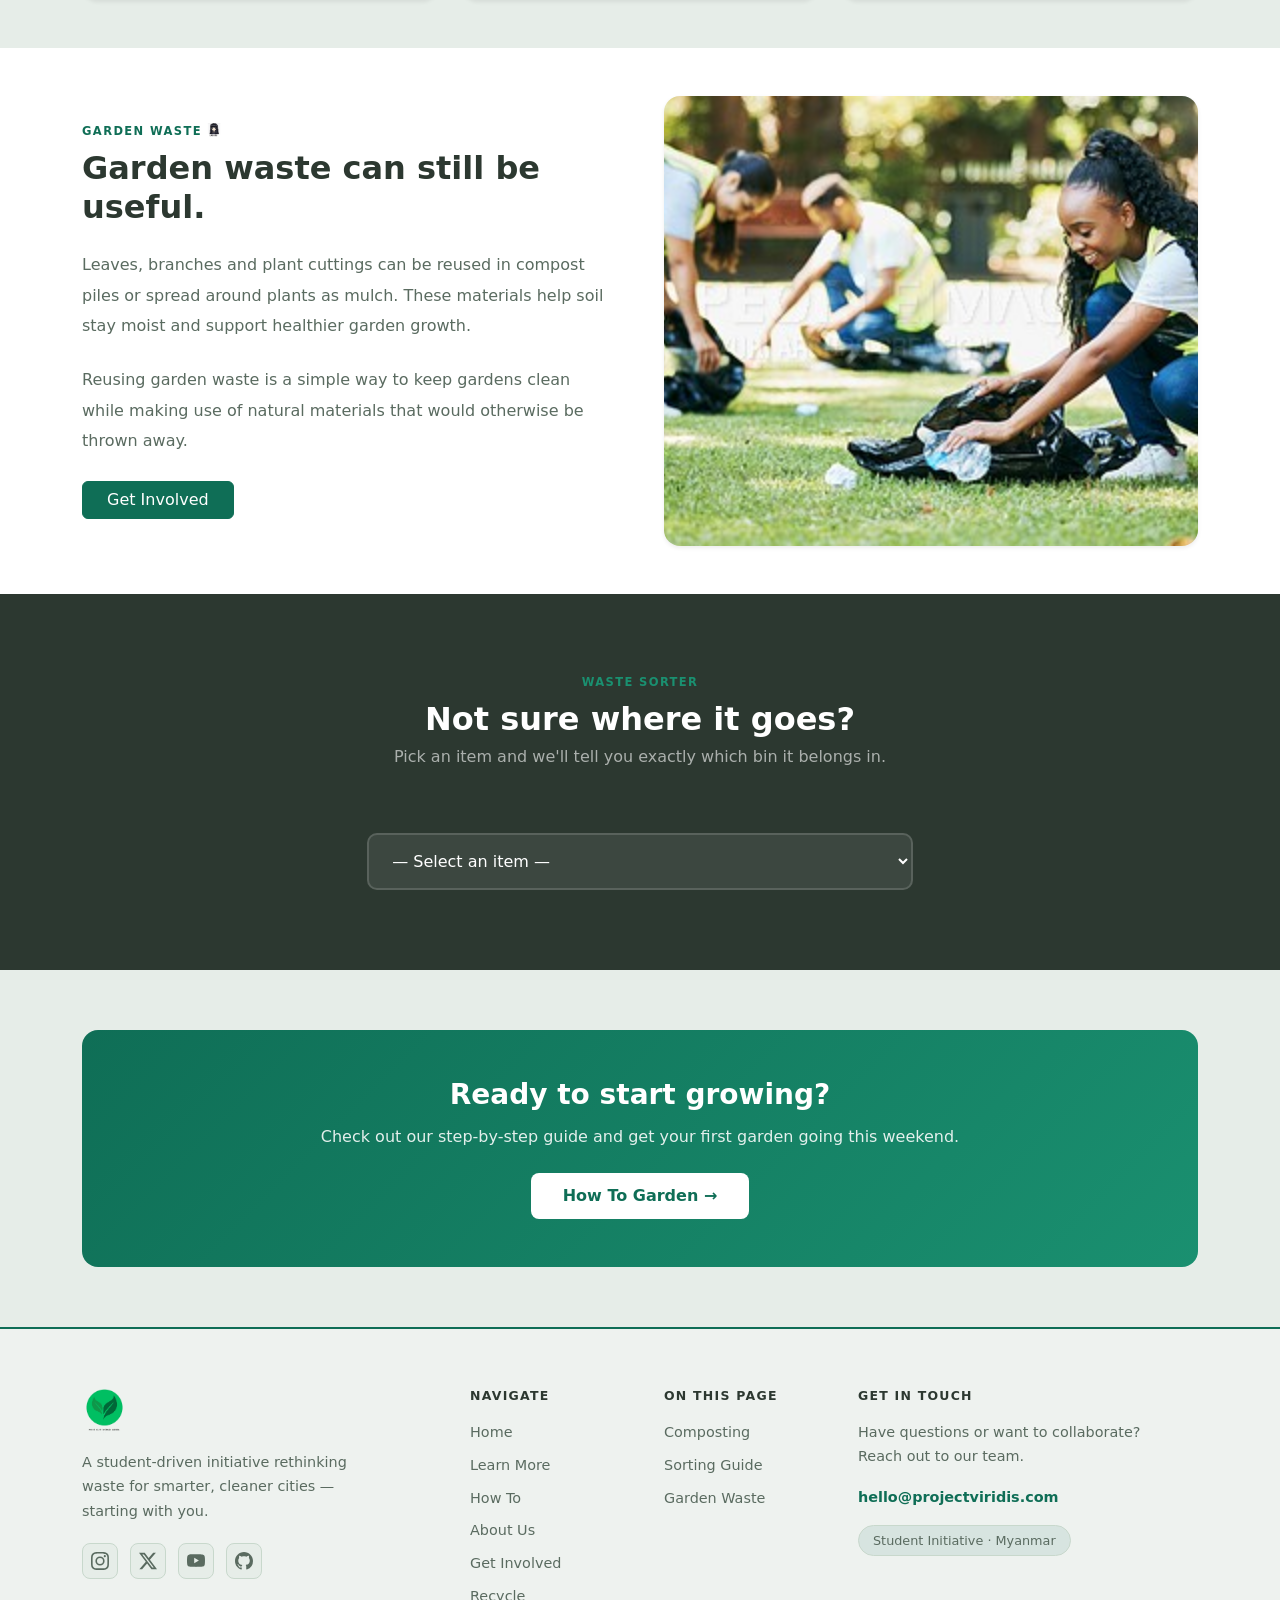
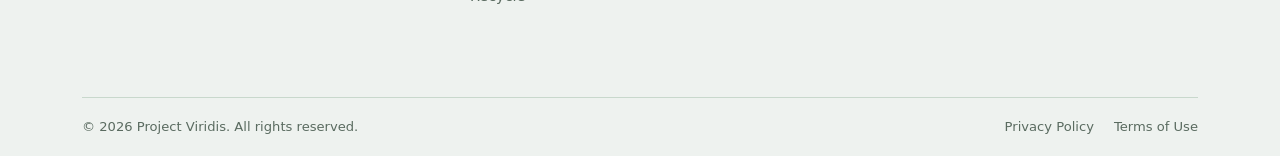
<file: HTML/recycle.html>
<!DOCTYPE html>
<html lang="en">
<head>
  <meta charset="UTF-8">
  <meta name="viewport" content="width=device-width, initial-scale=1.0">
  <title>Recycle — Project Viridis</title>
  <link rel="shortcut icon" href="../Media/logo.png" type="image/x-icon">
  <link href="../css/bootstrap.min.css" rel="stylesheet">
  <link rel="stylesheet" href="../style.css">
</head>
<body>

<nav class="navbar navbar-expand-lg navbar-light bg-white py-3 sticky-top">
  <div class="container">
    <a class="navbar-brand fw-bold" href="../index.html">
      <img src="../Media/logo.png" alt="Logo" class="img-fluid" style="max-height: 50px;">
    </a>
    <ul class="navbar-nav ms-3">
      <li class="nav-item px-3"><a class="nav-link" href="../index.html">Home</a></li>
      <li class="nav-item px-3"><a class="nav-link" href="overview.html">Learn More</a></li>
      <li class="nav-item px-3"><a class="nav-link" href="calculator.html">How To</a></li>
      <li class="nav-item px-3 active"><a class="nav-link" href="recycle.html">Recycle</a></li>
      <li class="nav-item px-3"><a class="nav-link" href="involve.html">Get Involved</a></li>
      <li class="nav-item px-3"><a class="nav-link" href="Aboutus.html">About Us</a></li>
    </ul>
    <div class="ms-auto">
      <button class="btn btn-success px-4 fw-bold" data-bs-toggle="modal" data-bs-target="#loginModal">Contact Us</button>
    </div>
  </div>
</nav>

<!-- CLEAN HERO -->
<section class="clean-recycle-hero">
  <div class="container">

    <div class="row align-items-center g-5">

      <div class="col-lg-6">

        <p class="section-label mb-3">Recycling Guide</p>

          <h1 class="clean-hero-title">
          Learn how to recycle properly.
          </h1>

          <p class="clean-hero-text">
            Recycling is easier when you know where different materials belong.
            This guide explains how to sort common household waste and how garden
            or food scraps can still be useful at home.
          </p>

        <div class="d-flex gap-3 flex-wrap mt-4">
          <a href="calculator.html" class="btn btn-success px-4 py-2">
            Learn Gardening
          </a>

          <a href="involve.html" class="btn btn-outline-success px-4 py-2">
            Get Involved
          </a>
        </div>

      </div>

      <div class="col-lg-6">

        <img src="../Media/compost.png"
             alt="Recycling and composting"
             class="img-fluid clean-hero-image">

      </div>

    </div>

  </div>
</section>
<!-- SIMPLE CONTENT SECTION -->
<section class="py-5 bg-white">
  <div class="container">

    <div class="row align-items-center g-5">
      <div class="col-lg-6">
        <img src="../Media/recycling2.png"
             class="img-fluid rounded-4 shadow-sm"
             alt="Composting"
             style="object-fit: cover; height: 100%; min-height: 450px; width:100%;">
      </div>

      <div class="col-lg-6">
        <p class="section-label-ov">Composting</p>

        <h2 class="fw-bold mb-4">
          Composting helps your garden grow naturally.
        </h2>

        <p class="text-muted mb-4" style="line-height:1.9;">
          Fruit peels, vegetable scraps, dry leaves and coffee grounds can break down
          naturally and become compost for plants. This helps improve soil quality and
          provides nutrients for gardens.
        </p>

        <p class="text-muted mb-4" style="line-height:1.9;">
          Composting is simple and can be done at home or in community gardens.
          Instead of throwing away organic waste, gardeners can reuse it to support
          healthier plant growth.
        </p>

        <a href="calculator.html" class="btn btn-success px-4">
          Learn Gardening
        </a>
      </div>
    </div>

  </div>
</section>

<!-- CLEAN INFORMATION SECTION -->
<section class="py-5" style="background-color: var(--eco-surface-2);">
  <div class="container">

    <div class="row justify-content-center text-center mb-5">
      <div class="col-lg-8">
        <p class="section-label">Waste Separation</p>

        <h2 class="fw-bold mb-3">
          Knowing where materials go makes recycling easier.
        </h2>

        <p class="text-muted" style="line-height:1.9;">
          Sorting waste properly helps recycling centres process materials more efficiently.
          Simple habits like rinsing containers and separating paper, plastic and metal
          can make recycling more effective.
        </p>
      </div>
    </div>

    <div class="row g-4">

      <div class="col-md-4">
        <div class="fancy-info-card h-100 border-0 shadow-sm">
          <div class="fancy-card-body p-4">

            <h4 class="fw-bold mb-3">Paper & Cardboard</h4>

            <p class="text-muted" style="line-height:1.8;">
              Newspapers, boxes and office paper can usually be recycled when they are
              kept dry and clean. Flattening cardboard boxes also saves storage space
              during collection and transport.
            </p>

          </div>
        </div>
      </div>

      <div class="col-md-4">
        <div class="fancy-info-card h-100 border-0 shadow-sm">
          <div class="fancy-card-body p-4">

            <h4 class="fw-bold mb-3">Plastic, Glass & Metal</h4>

            <p class="text-muted" style="line-height:1.8;">
              Bottles, cans and glass containers should be rinsed before disposal.
              Removing leftover food and liquids helps ensure that recyclable materials
              remain usable during processing.
            </p>

          </div>
        </div>
      </div>

      <div class="col-md-4">
        <div class="fancy-info-card h-100 border-0 shadow-sm">
          <div class="fancy-card-body p-4">

            <h4 class="fw-bold mb-3">Electronic Waste</h4>

            <p class="text-muted" style="line-height:1.8;">
              Batteries, light bulbs and electronic devices should not be mixed with
              general household waste. These items often require specialised collection
              points for safe disposal and recycling.
            </p>

          </div>
        </div>
      </div>

    </div>

  </div>
</section>

<!-- GARDEN WASTE SECTION -->
<section class="py-5 bg-white">
  <div class="container">

    <div class="row align-items-center g-5 flex-lg-row-reverse">

      <div class="col-lg-6">
        <img src="../Media/blackpeoplerecycle.png"
             class="img-fluid rounded-4 shadow-sm"
             alt="Garden waste"
             style="object-fit: cover; height: 100%; min-height: 450px; width:100%;">
      </div>

      <div class="col-lg-6">

        <p class="section-label-ov">Garden Waste <img src="../Media/labubu.png" class="inline-icon" alt="labubu icon"></p>

       <h2 class="fw-bold mb-4">
          Garden waste can still be useful.
        </h2>

        <p class="text-muted mb-4" style="line-height:1.9;">
          Leaves, branches and plant cuttings can be reused in compost piles or spread
          around plants as mulch. These materials help soil stay moist and support
          healthier garden growth.
        </p>

        <p class="text-muted mb-4" style="line-height:1.9;">
          Reusing garden waste is a simple way to keep gardens clean while making use
          of natural materials that would otherwise be thrown away.
        </p>

        <a href="involve.html" class="btn btn-success px-4">
          Get Involved
        </a>

      </div>

    </div>

  </div>
</section>

<section id="waste-sorter" class="waste-sorter-section">
  <div class="container">
    <div class="row justify-content-center mb-5">
      <div class="col-lg-7 text-center">
        <p class="sorter-eyebrow">Waste Sorter</p>
        <h2 class="fw-bold sorter-heading">Not sure where it goes?</h2>
        <p class="sorter-subheading">Pick an item and we'll tell you exactly which bin it belongs in.</p>
      </div>
    </div>

    <div class="row justify-content-center">
      <div class="col-lg-6 col-md-8">

        <select id="sorter-select" class="sorter-select" onchange="sorterShow(this.value)">
          <option value="">— Select an item —</option>
          <optgroup label="♻️ Likely Recyclable">
            <option value="plastic-bottle">Plastic bottle</option>
            <option value="aluminium-can">Aluminium can</option>
            <option value="glass-jar">Glass jar</option>
            <option value="cardboard-box">Cardboard box</option>
            <option value="newspaper">Newspaper</option>
            <option value="office-paper">Office paper</option>
            <option value="steel-tin">Steel tin can</option>
            <option value="magazine">Magazine</option>
            <option value="milk-carton">Milk carton</option>
            <option value="cereal-box">Cereal box</option>
          </optgroup>
          <optgroup label="🌱 Compost">
            <option value="banana-peel">Banana peel</option>
            <option value="veg-scraps">Vegetable scraps</option>
            <option value="fruit-scraps">Fruit scraps</option>
            <option value="coffee-grounds">Coffee grounds</option>
            <option value="eggshells">Eggshells</option>
            <option value="dry-leaves">Dry leaves</option>
            <option value="grass-clippings">Grass clippings</option>
            <option value="plant-trimmings">Plant trimmings</option>
            <option value="tea-bags">Tea bags</option>
            <option value="brian">Brain</option>
          </optgroup>
          <optgroup label="🗑️ Landfill">
            <option value="pizza-box">Pizza box (greasy)</option>
            <option value="plastic-bag">Plastic bag</option>
            <option value="styrofoam">Styrofoam</option>
            <option value="cling-wrap">Cling wrap</option>
            <option value="tissue">Tissue paper</option>
            <option value="nappy">Disposable nappy</option>
            <option value="ceramics">Broken ceramics</option>
            <option value="straw">Plastic straw</option>
            <option value="wax-paper">Wax paper</option>
          </optgroup>
          <optgroup label="⚡ E-Waste">
            <option value="old-phone">Old phone</option>
            <option value="laptop">Laptop</option>
            <option value="battery">Battery</option>
            <option value="charger">Charger / cable</option>
            <option value="light-bulb">LED / CFL light bulb</option>
            <option value="printer-cartridge">Printer cartridge</option>
            <option value="keyboard">Keyboard / mouse</option>
            <option value="earphones">Earphones</option>
          </optgroup>
        </select>

        <div id="sorter-result" class="sorter-result-box" style="display:none;"></div>

      </div>
    </div>
  </div>
</section>
<!-- CTA -->
<section style="padding: 60px 0; background-color: var(--eco-surface-2);">
  <div class="container">
    <div class="cta-banner">
      <h3>Ready to start growing?</h3>
      <p>Check out our step-by-step guide and get your first garden going this weekend.</p>
      <a href="calculator.html" class="btn-cta-light">How To Garden →</a>
    </div>
  </div>
</section>

<!-- FOOTER -->
<footer class="site-footer">
  <div class="container">
    <div class="row g-5 pb-5">
      <div class="col-lg-4">
        <img src="../Media/logo.png" alt="Project Viridis Logo" style="max-height: 45px;" class="mb-3">
        <p class="footer-desc">A student-driven initiative rethinking waste for smarter, cleaner cities — starting with you.</p>
        <div class="footer-socials">
          <a href="https://www.instagram.com/reel/C_dwFAcPNkT/?hl=en" target="_blank" aria-label="Instagram">
            <svg xmlns="http://www.w3.org/2000/svg" width="18" height="18" fill="currentColor" viewBox="0 0 16 16">
              <path d="M8 0C5.829 0 5.556.01 4.703.048 3.85.088 3.269.222 2.76.42a3.9 3.9 0 0 0-1.417.923A3.9 3.9 0 0 0 .42 2.76C.222 3.268.087 3.85.048 4.7.01 5.555 0 5.827 0 8.001c0 2.172.01 2.444.048 3.297.04.852.174 1.433.372 1.942.205.526.478.972.923 1.417.444.445.89.719 1.416.923.51.198 1.09.333 1.942.372C5.555 15.99 5.827 16 8 16s2.444-.01 3.298-.048c.851-.04 1.434-.174 1.943-.372a3.9 3.9 0 0 0 1.416-.923c.445-.445.718-.891.923-1.417.197-.509.332-1.09.372-1.942C15.99 10.445 16 10.173 16 8s-.01-2.445-.048-3.299c-.04-.851-.175-1.433-.372-1.941a3.9 3.9 0 0 0-.923-1.417A3.9 3.9 0 0 0 13.24.42c-.51-.198-1.092-.333-1.943-.372C10.443.01 10.172 0 7.998 0zm.003 1.44c2.136 0 2.389.007 3.232.046.78.035 1.204.166 1.486.275.373.145.64.319.92.599s.453.546.598.92c.11.281.24.705.275 1.485.039.843.047 1.096.047 3.231s-.008 2.389-.047 3.232c-.035.78-.166 1.203-.275 1.485a2.47 2.47 0 0 1-.599.919c-.28.28-.546.453-.92.598-.282.11-.705.24-1.486.275-.843.039-1.096.047-3.232.047s-2.39-.008-3.233-.047c-.78-.035-1.203-.166-1.485-.275a2.47 2.47 0 0 1-.92-.598 2.47 2.47 0 0 1-.598-.92c-.11-.281-.24-.705-.275-1.485-.038-.843-.046-1.096-.046-3.233 0-2.136.008-2.388.046-3.231.036-.78.166-1.204.276-1.486.145-.373.319-.64.598-.92s.546-.453.92-.598c.282-.11.705-.24 1.485-.276.843-.038 1.097-.046 3.233-.046zm0 2.452a4.108 4.108 0 1 0 0 8.216 4.108 4.108 0 0 0 0-8.216zm0 6.775a2.667 2.667 0 1 1 0-5.334 2.667 2.667 0 0 1 0 5.334zm5.23-6.937a.96.96 0 1 1-1.92 0 .96.96 0 0 1 1.92 0z"/>
            </svg>
          </a>
          <a href="https://x.com/rickroll" target="_blank" aria-label="Twitter / X">
            <svg xmlns="http://www.w3.org/2000/svg" width="18" height="18" fill="currentColor" viewBox="0 0 16 16">
              <path d="M12.6.75h2.454l-5.36 6.142L16 15.25h-4.937l-3.867-5.07-4.425 5.07H.316l5.733-6.57L0 .75h5.063l3.495 4.633L12.601.75Zm-.86 13.028h1.36L4.323 2.145H2.865z"/>
            </svg>
          </a>
          <a href="https://www.youtube.com/@JodenWhite" target="_blank" aria-label="YouTube">
            <svg xmlns="http://www.w3.org/2000/svg" width="18" height="18" fill="currentColor" viewBox="0 0 16 16">
              <path d="M8.051 1.999h.089c.822.003 4.987.033 6.11.335a2.01 2.01 0 0 1 1.415 1.42c.101.38.172.883.22 1.402l.01.104.022.26.008.104c.065.914.073 1.77.074 1.957v.075c-.001.194-.01 1.108-.082 2.06l-.008.105-.009.104c-.05.572-.124 1.14-.235 1.558a2.01 2.01 0 0 1-1.415 1.42c-1.16.312-5.569.334-6.18.335h-.142c-.309 0-1.587-.006-2.927-.052l-.17-.006-.087-.004-.171-.007-.171-.007c-1.11-.049-2.167-.128-2.654-.26a2.01 2.01 0 0 1-1.415-1.419c-.111-.417-.185-.986-.235-1.558L.09 9.82l-.008-.104A31 31 0 0 1 0 7.68v-.123c.002-.215.01-.958.064-1.778l.007-.103.003-.052.008-.104.022-.26.01-.104c.048-.519.119-1.023.22-1.402a2.01 2.01 0 0 1 1.415-1.42c.487-.13 1.544-.21 2.654-.26l.17-.007.172-.006.086-.003.171-.007A100 100 0 0 1 7.858 2zM6.4 5.209v4.818l4.157-2.408z"/>
            </svg>
          </a>
          <a href="https://github.com/Daim-Nickel-Penny/rick-roll-url" target="_blank" aria-label="GitHub">
            <svg xmlns="http://www.w3.org/2000/svg" width="18" height="18" fill="currentColor" viewBox="0 0 16 16">
              <path d="M8 0C3.58 0 0 3.58 0 8c0 3.54 2.29 6.53 5.47 7.59.4.07.55-.17.55-.38 0-.19-.01-.82-.01-1.49-2.01.37-2.53-.49-2.69-.94-.09-.23-.48-.94-.82-1.13-.28-.15-.68-.52-.01-.53.63-.01 1.08.58 1.23.82.72 1.21 1.87.87 2.33.66.07-.52.28-.87.51-1.07-1.78-.2-3.64-.89-3.64-3.95 0-.87.31-1.59.82-2.15-.08-.2-.36-1.02.08-2.12 0 0 .67-.21 2.2.82.64-.18 1.32-.27 2-.27s1.36.09 2 .27c1.53-1.04 2.2-.82 2.2-.82.44 1.1.16 1.92.08 2.12.51.56.82 1.27.82 2.15 0 3.07-1.87 3.75-3.65 3.95.29.25.54.73.54 1.48 0 1.07-.01 1.93-.01 2.2 0 .21.15.46.55.38A8.01 8.01 0 0 0 16 8c0-4.42-3.58-8-8-8"/>
            </svg>
          </a>
        </div>
      </div>
      <div class="col-6 col-lg-2">
        <h6 class="footer-heading">Navigate</h6>
        <ul class="footer-links">
          <li><a href="../index.html">Home</a></li>
          <li><a href="overview.html">Learn More</a></li>
          <li><a href="calculator.html">How To</a></li>
          <li><a href="Aboutus.html">About Us</a></li>
          <li><a href="involve.html">Get Involved</a></li>
          <li><a href="recycle.html">Recycle</a></li>
        </ul>
      </div>
      <div class="col-6 col-lg-2">
        <h6 class="footer-heading">On This Page</h6>
        <ul class="footer-links">
          <li><a href="#">Composting</a></li>
          <li><a href="#">Sorting Guide</a></li>
          <li><a href="#">Garden Waste</a></li>
        </ul>
      </div>
      <div class="col-lg-4">
        <h6 class="footer-heading">Get In Touch</h6>
        <p class="footer-desc mb-3">Have questions or want to collaborate? Reach out to our team.</p>
        <a href="mailto:hello@projectviridis.com" class="footer-email">hello@projectviridis.com</a>
        <div class="footer-badge mt-3"><span>Student Initiative · Myanmar</span></div>
      </div>
    </div>
    <div class="footer-bottom">
      <p class="mb-0">&copy; 2026 Project Viridis. All rights reserved.</p>
      <div class="footer-bottom-links"><a href="#">Privacy Policy</a><a href="#">Terms of Use</a></div>
    </div>
  </div>
</footer>

<script src="../js/bootstrap.bundle.min.js"></script>
<script>
  document.getElementById('loginModal').addEventListener('hidden.bs.modal', function () {
    this.querySelectorAll('input, textarea').forEach(el => el.value = '');
  })
</script>
<script>
var SORTER_DATA = {
  "plastic-bottle":   ["recyclable","Plastic bottle",   "♻️","Rinse clean first. Check the number on the bottom — types 1, 2, and 5 are accepted by most recycling programmes."],
  "aluminium-can":    ["recyclable","Aluminium can",    "♻️","Rinse and crush to save space. Aluminium is infinitely recyclable and very valuable."],
  "glass-jar":        ["recyclable","Glass jar",        "♻️","Remove the lid and rinse clean. Separate by colour if your council requires it."],
  "cardboard-box":    ["recyclable","Cardboard box",    "♻️","Flatten it and keep it dry. Remove tape or staples if possible."],
  "newspaper":        ["recyclable","Newspaper",        "♻️","Keep it dry — wet paper is not recyclable."],
  "office-paper":     ["recyclable","Office paper",     "♻️","Clean paper is fully recyclable. Shredded paper can also be composted."],
  "steel-tin":        ["recyclable","Steel tin can",    "♻️","Rinse clean. Steel is one of the most recycled materials in the world."],
  "magazine":         ["recyclable","Magazine",         "♻️","Glossy paper is still recyclable — just keep it dry and clean."],
  "milk-carton":      ["recyclable","Milk carton",      "♻️","Rinse clean and flatten. Most councils accept Tetra Pak cartons."],
  "cereal-box":       ["recyclable","Cereal box",       "♻️","Remove the plastic liner bag first (landfill), then flatten the box."],
  "banana-peel":      ["compost",   "Banana peel",      "🌱","Breaks down fast and adds potassium to your garden soil."],
  "veg-scraps":       ["compost",   "Vegetable scraps", "🌱","Carrot tops, onion skins, cucumber ends — all great for compost."],
  "fruit-scraps":     ["compost",   "Fruit scraps",     "🌱","Apple cores, mango seeds, watermelon rinds — compost them all."],
  "coffee-grounds":   ["compost",   "Coffee grounds",   "🌱","Excellent compost material. Also deters pests when sprinkled around plants."],
  "eggshells":        ["compost",   "Eggshells",        "🌱","Crush them first to speed up decomposition. Adds calcium to your soil."],
  "dry-leaves":       ["compost",   "Dry leaves",       "🌱","Perfect brown material for compost. Also works as mulch around your plants."],
  "grass-clippings":  ["compost",   "Grass clippings",  "🌱","Mix with dry materials so it doesn't clump and smell."],
  "plant-trimmings":  ["compost",   "Plant trimmings",  "🌱","Soft green cuttings break down within weeks in a compost pile."],
  "tea-bags":         ["compost",   "Tea bags",         "🌱","Remove staples first. Paper bags are fine; plastic mesh bags go to landfill."],
  "brian":            ["compost",   "Brian",            "🌱","A very nice fat & bald guy, but unfortunately not recyclable or compostable. Best to let him rest in peace. Don't let him eat anything or he will explode."],
  "pizza-box":        ["landfill",  "Pizza box (greasy)","🗑️","Grease contaminates paper recycling. If only the lid is clean, tear it off and recycle that separately."],
  "plastic-bag":      ["landfill",  "Plastic bag",      "🗑️","Most kerbside recycling can't handle bags. Some supermarkets have dedicated drop-off points."],
  "styrofoam":        ["landfill",  "Styrofoam",        "🗑️","Not accepted by most recycling programmes. Try to avoid buying it where possible."],
  "cling-wrap":       ["landfill",  "Cling wrap",       "🗑️","Soft plastics jam recycling machinery — general waste only."],
  "tissue":           ["landfill",  "Tissue paper",     "🗑️","Fibres are too short to recycle. Used tissues go to landfill."],
  "nappy":            ["landfill",  "Disposable nappy", "🗑️","General waste — cannot be recycled or composted."],
  "ceramics":         ["landfill",  "Broken ceramics",  "🗑️","Wrap carefully before binning so it doesn't cut bin workers."],
  "straw":            ["landfill",  "Plastic straw",    "🗑️","Too small for sorting machines. Switch to reusable alternatives."],
  "wax-paper":        ["landfill",  "Wax paper",        "🗑️","The wax coating makes it non-recyclable and non-compostable."],
  "zwe":              ["landfill", "Zwe Bhone Man Htet","🗑️","Waste of space, useless trash person, conister burning or throwing him of a cliff."],
  "shwe-yee":         ["landfill", "Shwe Yee Thoon Eain/ Lamein Eain","🗑️","Spoiled Brat with anger management issues, should be sent to a specialized facility."],
  "old-phone":        ["ewaste",    "Old phone",        "⚡","Drop off at an electronics retailer or e-waste collection point. Contains valuable metals."],
  "laptop":           ["ewaste",    "Laptop",           "⚡","Never bin electronics. Drop off at an authorised e-waste collection point."],
  "battery":          ["ewaste",    "Battery",          "⚡","Contains harmful chemicals. Most supermarkets and electronics stores have drop-off bins."],
  "charger":          ["ewaste",    "Charger / cable",  "⚡","Drop off with other e-waste. Avoid cutting cables — they can be reused or recycled whole."],
  "light-bulb":       ["ewaste",    "LED / CFL bulb",   "⚡","Contains materials needing special handling. Hardware stores often accept these."],
  "printer-cartridge":["ewaste",    "Printer cartridge","⚡","Many brands and office stores accept empty cartridges for refilling or recycling."],
  "keyboard":         ["ewaste",    "Keyboard / mouse", "⚡","Drop off at an e-waste bin — don't throw in general waste."],
  "earphones":        ["ewaste",    "Earphones",        "⚡","Small but still e-waste. Collect with other electronics for drop-off."],
  "swan-phyo":        ["ewaste",    "Swan Phyo Htet",   "⚡","A Indian scammer known for selling fake tf2 items and addicted to gambling, should be sent to a specialized facility."],
  "shine":            ["ewaste",    "Shinewiraaung",      "⚡","Mass produced clanker, known for making shitty grammer corrections and having the IQ of a very long bird."],
};
var SORTER_STYLE = {
  recyclable: { bg:"#d4edda", color:"#155724", label:"Recyclable" },
  compost:    { bg:"#fff3cd", color:"#5a3e00", label:"Compost"    },
  landfill:   { bg:"#f8d7da", color:"#721c24", label:"Landfill"   },
  ewaste:     { bg:"#cce5ff", color:"#004085", label:"E-Waste"    }
};
function sorterShow(val) {
  var box = document.getElementById("sorter-result");
  if (!val) { box.style.display = "none"; return; }
  var d = SORTER_DATA[val];
  var s = SORTER_STYLE[d[0]];
  box.style.background = s.bg;
  box.style.color = s.color;
  box.innerHTML =
    "<div class='sorter-result-icon'>" + d[2] + "</div>" +
    "<span class='sorter-result-cat'>" + s.label + "</span>" +
    "<p class='sorter-result-name'>" + d[1] + "</p>" +
    "<p class='sorter-result-tip'>" + d[3] + "</p>";
  box.style.display = "block";
}
</script>
<script>
  document.getElementById('loginModal').addEventListener('hidden.bs.modal', function () {
    this.querySelectorAll('input, textarea').forEach(el => el.value = '');
  })
</script>
<div class="modal fade" id="loginModal" tabindex="-1">
  <div class="modal-dialog modal-dialog-centered modal-lg">
    <div class="modal-content border border-success">
      <div class="modal-header border-success">
        <div><h5 class="modal-title text-success mb-0">Contact Us</h5><p class="text-muted small mb-0">We'd love to hear from you!</p></div>
        <button type="button" class="btn-close" data-bs-dismiss="modal"></button>
      </div>
      <div class="modal-body">
        <div class="mb-3"><label class="form-label small fw-semibold text-muted">Full Name <span class="text-danger">*</span></label><input type="text" class="form-control" placeholder="e.g. John Tan"></div>
        <div class="mb-3"><label class="form-label small fw-semibold text-muted">Email Address <span class="text-danger">*</span></label><input type="email" class="form-control" placeholder="e.g. john@email.com"></div>
        <div class="mb-3"><label class="form-label small fw-semibold text-muted">Phone Number <span class="text-muted">(optional)</span></label><input type="tel" class="form-control" placeholder="e.g. +65 9123 4567"></div>
        <div class="mb-3"><label class="form-label small fw-semibold text-muted">Message <span class="text-danger">*</span></label><textarea class="form-control" rows="4" placeholder="Tell us what's on your mind..."></textarea></div>
        <button class="btn btn-success w-100 fw-bold mb-2">Send Message</button>
        <p class="small text-center text-muted mb-0">We'll get back to you within 1–2 business days.</p>
        <p class="small text-center text-muted mb-0">You can also contact us through our phone number which you can find by clicking <a href="tel:+65 67773777">here</a>.</p>
        <p class="small text-center text-muted mb-0">You can also come directly to our address which you can access by clicking here <a href="https://www.google.com/maps/place/Insein+Prison/@16.8932459,96.0948681,1088m/data=!3m2!1e3!4b1!4m6!3m5!1s0x30c195c79464114b:0x2a97529f86b4705c!8m2!3d16.8932408!4d96.097443!16s%2Fm%2F03c6r8c?entry=ttu&g_ep=EgoyMDI2MDUxMy4wIKXMDSoASAFQAw%3D%3D">here</a>.</p>
      </div>
    </div>
  </div>
</div>
</body>
</html>
</file>
<file: style.css>
:root {
        --eco-bg:        #eef2ef;
        --eco-surface:   #f4f7f5;
        --eco-surface-2: #e6ede8;
        --eco-border:    #c8d8cc;
        --eco-green:     #0f6e56;
        --eco-green-mid: #1a9070;
        --eco-text:      #2c3830;
        --eco-muted:     #5a6b60;
        --eco-white:     #ffffff;
    }

    body {
        background-color: var(--eco-bg);
        color: var(--eco-text);
    }

    .navbar {
        background-color: var(--eco-white) !important;
        border-bottom: 1px solid var(--eco-border);
    }

    .nav-link {
        color: var(--eco-muted) !important;
        transition: color 0.2s;
    }

    .nav-link:hover,
    .nav-link.active {
        color: var(--eco-green) !important;
    }

    .hero-section {
        position: relative;
        background-color: var(--eco-surface-2);
        padding: 0;
        text-align: center;
    }

    .hero-section::before {
        content: "";
        position: absolute;
        inset: 0;
        background: rgba(10, 40, 25, 0.45);
        z-index: 5;
        pointer-events: none;
    }

    .hero-overlay {
        position: absolute;
        top: 50%;
        left: 50%;
        transform: translate(-50%, -50%);
        z-index: 10;
        max-width: 640px;
        width: 90%;
    }

    .carousel-control-prev,
    .carousel-control-next {
        z-index: 20;
    }

    .bg-white {
        background-color: var(--eco-white) !important;
    }

    #tawtar {
        padding: 40px 20px 20px;
        border-radius: 12px;
    }

    #tawtar h3 {
        color: var(--eco-text);
    }

    #tawtar h4 {
        color: var(--eco-muted);
    }

    .featured-card-link {
        text-decoration: none;
        color: inherit;
        display: block;
    }

    .featured-card-rect {
        display: flex;
        border-radius: 14px;
        overflow: hidden;
        background: var(--eco-white);
        border: 1px solid var(--eco-border);
        box-shadow: 0 2px 10px rgba(15, 110, 86, 0.07);
        transition: transform 0.3s ease, box-shadow 0.3s ease;
        min-height: 200px;
    }

    .featured-card-rect:hover {
        transform: translateY(-4px);
        box-shadow: 0 10px 28px rgba(15, 110, 86, 0.15);
    }

    .featured-card-rect-img {
        position: relative;
        width: 340px;
        min-width: 340px;
        overflow: hidden;
    }

    .featured-card-rect-img img {
        width: 100%;
        height: 100%;
        object-fit: cover;
        display: block;
        transition: transform 0.4s ease;
    }

    .featured-card-rect:hover .featured-card-rect-img img {
        transform: scale(1.05);
    }

    .featured-card-rect-overlay {
        position: absolute;
        inset: 0;
        background: rgba(10, 40, 25, 0.12);
        transition: background 0.3s ease;
    }

    .featured-card-rect:hover .featured-card-rect-overlay {
        background: rgba(15, 110, 86, 0.22);
    }

    .featured-card-rect-body {
        padding: 2rem 2.2rem;
        display: flex;
        flex-direction: column;
        justify-content: center;
        gap: 8px;
        background-color: var(--eco-white);
    }

    .featured-tag {
        font-size: 0.72rem;
        font-weight: 700;
        text-transform: uppercase;
        letter-spacing: 0.1em;
        color: var(--eco-green);
        margin: 0;
    }

    .featured-rect-title {
        font-weight: 800;
        font-size: 1.4rem;
        color: var(--eco-text);
        margin: 0;
    }

    .featured-rect-desc {
        color: var(--eco-muted);
        font-size: 0.95rem;
        line-height: 1.6;
        margin: 0;
    }

    .featured-rect-cta {
        font-size: 0.9rem;
        font-weight: 600;
        color: var(--eco-green);
        margin-top: 6px;
        transition: letter-spacing 0.2s ease;
        display: inline-block;
    }

    .featured-card-rect:hover .featured-rect-cta {
        letter-spacing: 0.04em;
    }

    @media (max-width: 768px) {
        .featured-card-rect {
            flex-direction: column;
        }
        .featured-card-rect-img {
            width: 100%;
            min-width: unset;
            height: 200px;
        }
    }

    .faq-section {
        padding: 80px 0;
        background-color: var(--eco-surface);
    }

    .question-title {
        font-weight: 700;
        margin-bottom: 10px;
        color: var(--eco-text);
    }

    .answer-text {
        color: var(--eco-muted);
        font-size: 0.95rem;
        margin-bottom: 30px;
    }

    .hover-underline {
        position: relative;
        display: inline-block;
        text-decoration: none;
        color: inherit;
    }

    .hover-underline::after {
        content: '';
        position: absolute;
        width: 100%;
        transform: scaleX(0);
        height: 2px;
        bottom: -2px;
        left: 0;
        background-color: var(--eco-green);
        transform-origin: bottom right;
        transition: transform 0.3s ease-out;
    }

    .hover-underline:hover::after {
        transform: scaleX(1);
        transform-origin: bottom left;
    }

    .side-image-placeholder {
        height: 100%;
        min-height: 450px;
        border-radius: 12px;
        overflow: hidden;
        position: relative;
        border: 1px solid var(--eco-border);
    }

    .side-image-placeholder img {
        width: 100%;
        height: 100%;
        object-fit: cover;
        object-position: center;
        display: block;
        border-radius: 12px;
        border: none;
        transition: transform 0.4s ease;
    }

    .side-image-placeholder:hover img {
        transform: scale(1.05);
    }

    .info-section {
        padding: 80px 0;
        background-color: var(--eco-surface-2);
    }

    .info-card {
        background: var(--eco-white);
        border-radius: 14px;
        overflow: hidden;
        border: 1px solid var(--eco-border);
        box-shadow: 0 2px 10px rgba(15, 110, 86, 0.07);
        transition: transform 0.3s ease, box-shadow 0.3s ease;
        height: 100%;
    }

    .info-card:hover {
        transform: translateY(-6px);
        box-shadow: 0 10px 28px rgba(15, 110, 86, 0.14);
    }

    .info-card-img-wrapper {
        width: 100%;
        height: 220px;
        overflow: hidden;
    }

    .info-card-img-wrapper img {
        width: 100%;
        height: 100%;
        object-fit: cover;
        display: block;
        transition: transform 0.4s ease;
    }

    .info-card:hover .info-card-img-wrapper img {
        transform: scale(1.05);
    }

    .info-card-body {
        padding: 1.5rem;
        text-align: left;
        border-top: 3px solid var(--eco-green);
    }

    .info-card-body h5 {
        color: var(--eco-text);
    }

    .info-card-body p {
        color: var(--eco-muted);
    }

    .modal-header {
        padding-top: 1.5rem;
        padding-bottom: 1rem;
    }

    .modal-body {
        padding-top: 1.5rem;
    }

    .modal-body .text-center.mt-3 {
        margin-top: 1.5rem !important;
    }

    .modal-content {
        height: 120%;
        width: auto;
    }

    .section {
        padding: 80px 0;
        background-color: var(--eco-surface);
    }

    .team-img {
        width: 200px;
        height: 200px;
        object-fit: cover;
        background: var(--eco-surface-2);
        border-radius: 10px;
        border: 1px solid var(--eco-border);
    }

    .role {
        color: var(--eco-muted);
    }

    .bottom-text {
        max-width: 500px;
        color: var(--eco-muted);
    }

    .btn-success {
        background-color: var(--eco-green) !important;
        border-color: var(--eco-green) !important;
    }

    .btn-success:hover {
        background-color: var(--eco-green-mid) !important;
        border-color: var(--eco-green-mid) !important;
    }

    .text-muted {
        color: var(--eco-muted) !important;
    }

    /* =====================
      FOOTER
      ===================== */
    .site-footer {
        background-color: transparent;
        color: var(--eco-muted);
        padding: 60px 0 0;
        border-top: 2px solid var(--eco-green);
    }

    .footer-desc,
    .footer-links a,
    .footer-email,
    .footer-badge,
    .footer-bottom,
    .footer-bottom-links a {
        color: var(--eco-muted);
    }

    .footer-heading {
        color: var(--eco-text);
        font-weight: 700;
        font-size: 0.78rem;
        text-transform: uppercase;
        letter-spacing: 0.1em;
        margin-bottom: 1rem;
    }

    .footer-desc {
        font-size: 0.9rem;
        color: var(--eco-muted);
        line-height: 1.7;
        max-width: 300px;
    }

    .footer-links {
        list-style: none;
        padding: 0;
        margin: 0;
    }

    .footer-links li {
        margin-bottom: 0.55rem;
    }

    .footer-links a {
        text-decoration: none;
        font-size: 0.9rem;
        transition: color 0.2s ease;
    }

    .footer-links a:hover {
        color: var(--eco-green);
    }

    .footer-email {
        color: var(--eco-green);
        text-decoration: none;
        font-size: 0.9rem;
        font-weight: 600;
        transition: color 0.2s;
    }

    .footer-email:hover {
    color: var(--eco-green-mid);
    }

    .footer-badge {
    display: inline-block;
    background: rgba(15, 110, 86, 0.1);
    border: 1px solid var(--eco-border);
    border-radius: 20px;
    padding: 5px 14px;
    font-size: 0.8rem;
    }

    .footer-socials {
    display: flex;
    gap: 12px;
    margin-top: 1.2rem;
    }

    .footer-socials a {
    display: flex;
    align-items: center;
    justify-content: center;
    width: 36px;
    height: 36px;
    border-radius: 8px;
    background: var(--eco-surface-2);
    border: 1px solid var(--eco-border);
    color: var(--eco-muted);
    transition: background 0.2s ease, color 0.2s ease;
    }

    .footer-socials a:hover {
    background: var(--eco-green);
    color: var(--eco-white);
    border-color: var(--eco-green);
    }

    .footer-bottom {
    border-top: 1px solid var(--eco-border);
    margin-top: 2rem;
    padding: 1.2rem 0;
    display: flex;
    align-items: center;
    justify-content: space-between;
    font-size: 0.82rem;
    flex-wrap: wrap;
    gap: 8px;
    }

    .footer-bottom-links {
    display: flex;
    gap: 20px;
    }   

    .footer-bottom-links a {
    text-decoration: none;
    transition: color 0.2s;
    }

    .footer-bottom-links a:hover {
    color: var(--eco-green);

    }
    .modal-content {
    background-color: var(--eco-white);
    color: var(--eco-text);
    }

    .modal-title {
    color: var(--eco-green) !important;
    }

    .modal-body .text-muted {
    color: var(--eco-muted) !important;
    }
    .step-badge {
      display: inline-flex;
      align-items: center;
      justify-content: center;
      width: 48px;
      height: 48px;
      border-radius: 50%;
      background-color: var(--eco-green);
      color: var(--eco-white);
      font-weight: 800;
      font-size: 1.1rem;
      flex-shrink: 0;
    }

    /* Step cards */
    .step-card {
      display: flex;
      gap: 1.5rem;
      align-items: flex-start;
      background: var(--eco-white);
      border: 1px solid var(--eco-border);
      border-radius: 14px;
      padding: 1.8rem;
      box-shadow: 0 2px 10px rgba(15,110,86,0.07);
      transition: transform 0.3s ease, box-shadow 0.3s ease;
    }

    .step-card:hover {
      transform: translateY(-4px);
      box-shadow: 0 10px 28px rgba(15,110,86,0.13);
    }

    .step-card-body h5 {
      color: var(--eco-text);
      font-weight: 700;
      margin-bottom: 0.4rem;
    }

    .step-card-body p {
      color: var(--eco-muted);
      font-size: 0.95rem;
      line-height: 1.6;
      margin: 0;
    }

    /* Connector line between steps */
    .steps-wrapper {
      position: relative;
    }

    .steps-wrapper::before {
      content: "";
      position: absolute;
      left: 23px;
      top: 48px;
      bottom: 48px;
      width: 2px;
      background: linear-gradient(to bottom, var(--eco-green), var(--eco-border));
      z-index: 0;
    }

    .step-card {
      position: relative;
      z-index: 1;
    }

    /* Plant type cards */
    .plant-card {
      background: var(--eco-white);
      border: 1px solid var(--eco-border);
      border-radius: 14px;
      overflow: hidden;
      box-shadow: 0 2px 10px rgba(15,110,86,0.07);
      transition: transform 0.3s ease, box-shadow 0.3s ease;
      height: 100%;
    }

    .plant-card:hover {
      transform: translateY(-6px);
      box-shadow: 0 10px 28px rgba(15,110,86,0.14);
    }

    .plant-card-icon {
      font-size: 3rem;
      padding: 2rem 0 1rem;
      text-align: center;
    }

    .plant-card-body {
      padding: 0 1.5rem 1.8rem;
      text-align: center;
    }

    .plant-card-body h5 {
      font-weight: 700;
      color: var(--eco-text);
      margin-bottom: 0.4rem;
    }

    .plant-card-body p {
      color: var(--eco-muted);
      font-size: 0.88rem;
      line-height: 1.6;
    }

    .plant-tag {
      display: inline-block;
      background: rgba(15,110,86,0.1);
      border: 1px solid var(--eco-border);
      border-radius: 20px;
      padding: 3px 12px;
      font-size: 0.75rem;
      font-weight: 600;
      color: var(--eco-green);
      margin-bottom: 0.8rem;
    }

    /* Tips section */
    .tip-card {
      background: var(--eco-white);
      border: 1px solid var(--eco-border);
      border-left: 4px solid var(--eco-green);
      border-radius: 0 12px 12px 0;
      padding: 1.4rem 1.6rem;
      box-shadow: 0 2px 8px rgba(15,110,86,0.06);
      transition: transform 0.2s ease;
    }

    .tip-card:hover {
      transform: translateX(4px);
    }

    .tip-card h6 {
      font-weight: 700;
      color: var(--eco-text);
      margin-bottom: 0.3rem;
    }

    .tip-card p {
      color: var(--eco-muted);
      font-size: 0.9rem;
      margin: 0;
      line-height: 1.6;
    }

    /* Tools grid */
    .tool-item {
      display: flex;
      align-items: center;
      gap: 1rem;
      background: var(--eco-white);
      border: 1px solid var(--eco-border);
      border-radius: 12px;
      padding: 1.2rem 1.4rem;
      box-shadow: 0 2px 8px rgba(15,110,86,0.05);
      transition: box-shadow 0.2s ease, transform 0.2s ease;
    }

    .tool-item:hover {
      transform: translateY(-3px);
      box-shadow: 0 6px 20px rgba(15,110,86,0.12);
    }

    .tool-icon {
      font-size: 1.8rem;
      width: 48px;
      text-align: center;
      flex-shrink: 0;
    }

    .tool-item h6 {
      font-weight: 700;
      color: var(--eco-text);
      margin-bottom: 2px;
      font-size: 0.95rem;
    }

    .tool-item p {
      color: var(--eco-muted);
      font-size: 0.82rem;
      margin: 0;
    }

    /* Section dividers */
    .section-label {
      font-size: 0.72rem;
      font-weight: 700;
      text-transform: uppercase;
      letter-spacing: 0.12em;
      color: var(--eco-green);
      margin-bottom: 0.6rem;
    }

    /* Difficulty badge */
    .diff-badge {
      display: inline-block;
      padding: 4px 14px;
      border-radius: 20px;
      font-size: 0.75rem;
      font-weight: 700;
    }

    .diff-beginner { background: #d4edda; color: #155724; }
    .diff-intermediate { background: #fff3cd; color: #856404; }
    .diff-advanced { background: #f8d7da; color: #721c24; }

    /* CTA banner */
    .cta-banner {
      background: linear-gradient(135deg, var(--eco-green) 0%, var(--eco-green-mid) 100%);
      border-radius: 16px;
      padding: 3rem 2.5rem;
      text-align: center;
      color: white;
    }

    .cta-banner h3 {
      font-weight: 800;
      margin-bottom: 0.8rem;
    }

    .cta-banner p {
      opacity: 0.88;
      margin-bottom: 1.5rem;
      font-size: 1rem;
    }

    .btn-cta-light {
      background: white;
      color: var(--eco-green);
      font-weight: 700;
      border: none;
      padding: 0.7rem 2rem;
      border-radius: 8px;
      text-decoration: none;
      display: inline-block;
      transition: transform 0.2s ease, box-shadow 0.2s ease;
    }

    .btn-cta-light:hover {
      transform: translateY(-2px);
      box-shadow: 0 6px 20px rgba(0,0,0,0.15);
      color: var(--eco-green);
    }
    .overview-img-card {
    border-radius: 14px;
    overflow: hidden;
    border: 1px solid var(--eco-border);
    box-shadow: 0 4px 16px rgba(15,110,86,0.1);
    height: 380px;
    }

    .overview-img-card img {
    width: 100%;
    height: 100%;
    object-fit: cover;
    display: block;
    transition: transform 0.4s ease;
    }

    .overview-img-card:hover img {
    transform: scale(1.04);
    }

    .section-label-ov {
    font-size: 0.72rem;
    font-weight: 700;
    text-transform: uppercase;
    letter-spacing: 0.12em;
    color: var(--eco-green);
    margin-bottom: 0.6rem;
    } 
    /* ── Page-specific styles ── */

    /* Step number badges */
    .step-badge {
      display: inline-flex;
      align-items: center;
      justify-content: center;
      width: 48px;
      height: 48px;
      border-radius: 50%;
      background-color: var(--eco-green);
      color: var(--eco-white);
      font-weight: 800;
      font-size: 1.1rem;
      flex-shrink: 0;
    }

    /* Step cards */
    .step-card {
      display: flex;
      gap: 1.5rem;
      align-items: flex-start;
      background: var(--eco-white);
      border: 1px solid var(--eco-border);
      border-radius: 14px;
      padding: 1.8rem;
      box-shadow: 0 2px 10px rgba(15,110,86,0.07);
      transition: transform 0.3s ease, box-shadow 0.3s ease;
    }

    .step-card:hover {
      transform: translateY(-4px);
      box-shadow: 0 10px 28px rgba(15,110,86,0.13);
    }

    .step-card-body h5 {
      color: var(--eco-text);
      font-weight: 700;
      margin-bottom: 0.4rem;
    }

    .step-card-body p {
      color: var(--eco-muted);
      font-size: 0.95rem;
      line-height: 1.6;
      margin: 0;
    }

    /* Connector line between steps */
    .steps-wrapper {
      position: relative;
    }

    .steps-wrapper::before {
      content: "";
      position: absolute;
      left: 23px;
      top: 48px;
      bottom: 48px;
      width: 2px;
      background: linear-gradient(to bottom, var(--eco-green), var(--eco-border));
      z-index: 0;
    }

    .step-card {
      position: relative;
      z-index: 1;
    }

    /* Plant type cards */
    .plant-card {
      background: var(--eco-white);
      border: 1px solid var(--eco-border);
      border-radius: 14px;
      overflow: hidden;
      box-shadow: 0 2px 10px rgba(15,110,86,0.07);
      transition: transform 0.3s ease, box-shadow 0.3s ease;
      height: 100%;
    }

    .plant-card:hover {
      transform: translateY(-6px);
      box-shadow: 0 10px 28px rgba(15,110,86,0.14);
    }

    .plant-card-icon {
      font-size: 3rem;
      padding: 2rem 0 1rem;
      text-align: center;
    }

    .plant-card-body {
      padding: 0 1.5rem 1.8rem;
      text-align: center;
    }

    .plant-card-body h5 {
      font-weight: 700;
      color: var(--eco-text);
      margin-bottom: 0.4rem;
    }

    .plant-card-body p {
      color: var(--eco-muted);
      font-size: 0.88rem;
      line-height: 1.6;
    }

    .plant-tag {
      display: inline-block;
      background: rgba(15,110,86,0.1);
      border: 1px solid var(--eco-border);
      border-radius: 20px;
      padding: 3px 12px;
      font-size: 0.75rem;
      font-weight: 600;
      color: var(--eco-green);
      margin-bottom: 0.8rem;
    }

    /* Tips section */
    .tip-card {
      background: var(--eco-white);
      border: 1px solid var(--eco-border);
      border-left: 4px solid var(--eco-green);
      border-radius: 0 12px 12px 0;
      padding: 1.4rem 1.6rem;
      box-shadow: 0 2px 8px rgba(15,110,86,0.06);
      transition: transform 0.2s ease;
    }

    .tip-card:hover {
      transform: translateX(4px);
    }

    .tip-card h6 {
      font-weight: 700;
      color: var(--eco-text);
      margin-bottom: 0.3rem;
    }

    .tip-card p {
      color: var(--eco-muted);
      font-size: 0.9rem;
      margin: 0;
      line-height: 1.6;
    }

    /* Tools grid */
    .tool-item {
      display: flex;
      align-items: center;
      gap: 1rem;
      background: var(--eco-white);
      border: 1px solid var(--eco-border);
      border-radius: 12px;
      padding: 1.2rem 1.4rem;
      box-shadow: 0 2px 8px rgba(15,110,86,0.05);
      transition: box-shadow 0.2s ease, transform 0.2s ease;
    }

    .tool-item:hover {
      transform: translateY(-3px);
      box-shadow: 0 6px 20px rgba(15,110,86,0.12);
    }

    .tool-icon {
      font-size: 1.8rem;
      width: 48px;
      text-align: center;
      flex-shrink: 0;
    }

    .tool-item h6 {
      font-weight: 700;
      color: var(--eco-text);
      margin-bottom: 2px;
      font-size: 0.95rem;
    }

    .tool-item p {
      color: var(--eco-muted);
      font-size: 0.82rem;
      margin: 0;
    }

    /* Section dividers */
    .section-label {
      font-size: 0.72rem;
      font-weight: 700;
      text-transform: uppercase;
      letter-spacing: 0.12em;
      color: var(--eco-green);
      margin-bottom: 0.6rem;
    }

    /* Difficulty badge */
    .diff-badge {
      display: inline-block;
      padding: 4px 14px;
      border-radius: 20px;
      font-size: 0.75rem;
      font-weight: 700;
    }

    .diff-beginner { background: #d4edda; color: #155724; }
    .diff-intermediate { background: #fff3cd; color: #856404; }
    .diff-advanced { background: #f8d7da; color: #721c24; }

    /* CTA banner */
    .cta-banner {
      background: linear-gradient(135deg, var(--eco-green) 0%, var(--eco-green-mid) 100%);
      border-radius: 16px;
      padding: 3rem 2.5rem;
      text-align: center;
      color: white;
    }

    .cta-banner h3 {
      font-weight: 800;
      margin-bottom: 0.8rem;
    }

    .cta-banner p {
      opacity: 0.88;
      margin-bottom: 1.5rem;
      font-size: 1rem;
    }

    .btn-cta-light {
      background: white;
      color: var(--eco-green);
      font-weight: 700;
      border: none;
      padding: 0.7rem 2rem;
      border-radius: 8px;
      text-decoration: none;
      display: inline-block;
      transition: transform 0.2s ease, box-shadow 0.2s ease;
    }

    .btn-cta-light:hover {
      transform: translateY(-2px);
      box-shadow: 0 6px 20px rgba(0,0,0,0.15);
      color: var(--eco-green);
    }
    .fw-600 { font-weight: 600; }
    .modal-content {
        height: auto;
        width: 100%;
        background-color: var(--eco-white);
        color: var(--eco-text);
    }
    .modal-dialog {
        max-width: 650px !important;
        width: 90% !important;
        margin: auto !important;
    }

    .modal-content {
        width: 100% !important;
        height: auto !important;
    }
    /* =====================
      FANCY TEXT CARDS
      ===================== */
    .fancy-info-card {
        background: var(--eco-white);
        border: 1px solid var(--eco-border);
        border-radius: 16px;
        box-shadow: 0 4px 15px rgba(15, 110, 86, 0.04);
        transition: transform 0.3s ease, box-shadow 0.3s ease;
        overflow: hidden;
    }

    .fancy-info-card:hover {
        transform: translateY(-5px);
        box-shadow: 0 12px 30px rgba(15, 110, 86, 0.12);
    }

    .fancy-card-body {
        padding: 2.2rem;
    }

    .fancy-card-label {
        font-size: 0.72rem;
        font-weight: 700;
        text-transform: uppercase;
        letter-spacing: 0.12em;
        color: var(--eco-green);
        margin-bottom: 0.5rem;
    }

      .fancy-card-label.label-light {
        color: rgba(255, 255, 255, 0.7);
    }

      .fancy-card-title {
        font-weight: 800;
        font-size: 1.6rem;
        color: var(--eco-text);
        margin-bottom: 1.2rem;
    }

      .fancy-card-text {
        color: var(--eco-muted);
        font-size: 0.95rem;
        line-height: 1.7;
        margin: 0;
    }

      .call-to-action-card {
        background: linear-gradient(135deg, var(--eco-green) 0%, var(--eco-green-mid) 100%);
        border: none;
    }

      .call-to-action-card .fancy-card-text {
        color: rgba(255, 255, 255, 0.8) !important;
    }

      .call-to-action-card .btn-light {
        color: var(--eco-green);
        border: none;
        transition: background-color 0.2s;
    }

      .call-to-action-card .btn-light:hover {
        background-color: var(--eco-surface);
        color: var(--eco-green);
    }
    .nav-link:hover {
        color: var(--eco-green) !important;
    }

    .nav-item.active > .nav-link {
        color: var(--eco-white) !important;
        background-color: var(--eco-green) !important;
        border-radius: 6px;
        padding-left: 0.75rem !important;
        padding-right: 0.75rem !important;
        font-weight: 600;
    }
      .recycle-row {
        display: flex;
        align-items: flex-start;
        gap: 12px;
        font-size: 0.92rem;
        color: var(--eco-muted);
        line-height: 1.6;
      }
      .recycle-dot {
        width: 14px;
        height: 14px;
        border-radius: 50%;
        flex-shrink: 0;
        margin-top: 4px;
        border: 1px solid var(--eco-border);
      }
      /* CLEAN RECYCLE PAGE DESIGN */

    .clean-image {
      width: 100%;
      min-height: 450px;
      object-fit: cover;
      border-radius: 24px;
      box-shadow: 0 10px 30px rgba(0,0,0,0.08);
    }

    .clean-card {
      background: var(--eco-white);
      border-radius: 24px;
      padding: 2rem;
      height: 100%;
      transition: transform 0.25s ease, box-shadow 0.25s ease;
      border: 1px solid rgba(0,0,0,0.05);
    }

    .clean-card:hover {
      transform: translateY(-4px);
      box-shadow: 0 12px 28px rgba(0,0,0,0.08);
    }

    .clean-card h4 {
      font-weight: 700;
      margin-bottom: 1rem;
      color: var(--eco-text);
    }

    .clean-card p {
      color: var(--eco-muted);
      line-height: 1.9;
      margin-bottom: 0;
    }

    .clean-section {
      padding: 90px 0;
    }

    .clean-soft-bg {
      background-color: var(--eco-surface-2);
    }

    .clean-text {
      line-height: 1.9;
      color: var(--eco-muted);
    }

    .clean-heading {
      font-weight: 800;
      line-height: 1.2;
    }

    .clean-divider {
      width: 80px;
      height: 4px;
      background: var(--eco-green);
      border-radius: 999px;
      margin: 1.5rem auto 0;
      opacity: 0.9;
    }

    @media (max-width: 768px) {
      .clean-image {
        min-height: 300px;
      }

      .clean-section {
        padding: 70px 0;
      }

      .clean-card {
        padding: 1.6rem;
      }
    }
    /* COMMUNITY HERO */

    .community-clean-hero{
      padding: 90px 0;
      background:
      linear-gradient(
        180deg,
        #f8fbf7 0%,
        #ffffff 100%
      );
      overflow: hidden;
    }

    .community-clean-title{
      font-size: clamp(2.5rem, 5vw, 4.5rem);
      font-weight: 800;
      line-height: 1.1;
      color: var(--eco-text);
      max-width: 620px;
      letter-spacing: -1.5px;
    }

    .community-clean-text{
      margin-top: 1.5rem;
      font-size: 1.05rem;
      line-height: 1.9;
      color: var(--eco-muted);
      max-width: 560px;
    }

    .community-clean-image{
      border-radius: 28px;
      width: 100%;
      height: 560px;
      object-fit: cover;
      box-shadow: 0 20px 60px rgba(0,0,0,0.08);
    }

    @media (max-width: 991px){

      .community-clean-hero{
        padding: 70px 0;
        text-align: center;
      }

      .community-clean-title,
      .community-clean-text{
        margin-left: auto;
        margin-right: auto;
      }

      .community-clean-image{
        height: 420px;
        margin-top: 1rem;
      }

    }
    .inline-icon{
      width: 1.2em;
      height: 1.2em;
      vertical-align: -0.2em;
    }
    /* =====================
      WASTE SORTER
      ===================== */

    .waste-sorter-section {
      background-color: var(--eco-text);
      padding: 80px 0;
    }

    .sorter-eyebrow {
      font-size: 0.72rem;
      font-weight: 700;
      text-transform: uppercase;
      letter-spacing: 0.12em;
      color: var(--eco-green-mid);
      margin-bottom: 0.6rem;
    }

    .sorter-heading {
      color: #fff;
      margin-bottom: 0.4rem;
    }

    .sorter-subheading {
      color: rgba(255, 255, 255, 0.6);
      font-size: 1rem;
      margin-top: 0.4rem;
    }

    .sorter-select {
      width: 100%;
      padding: 1rem 1.2rem;
      border-radius: 10px;
      border: 2px solid rgba(255, 255, 255, 0.15);
      background: rgba(255, 255, 255, 0.08);
      color: #fff;
      font-size: 1rem;
      outline: none;
      cursor: pointer;
      transition: border-color 0.2s;
      appearance: auto;
    }

    .sorter-select:focus {
      border-color: var(--eco-green-mid);
    }

    .sorter-select option,
    .sorter-select optgroup {
      background: var(--eco-text);
      color: #fff;
    }

    .sorter-result-box {
      margin-top: 1.5rem;
      border-radius: 14px;
      padding: 2rem;
      text-align: center;
      transition: all 0.2s ease;
    }

    .sorter-result-icon {
      font-size: 3rem;
      margin-bottom: 0.6rem;
    }

    .sorter-result-cat {
      display: block;
      font-size: 0.72rem;
      font-weight: 700;
      text-transform: uppercase;
      letter-spacing: 0.1em;
      opacity: 0.7;
      margin-bottom: 0.3rem;
    }

    .sorter-result-name {
      font-weight: 800;
      font-size: 1.4rem;
      margin-bottom: 0.8rem;
    }

    .sorter-result-tip {
      font-size: 0.95rem;
      line-height: 1.7;
      opacity: 0.85;
      margin: 0;
    }
</file>
